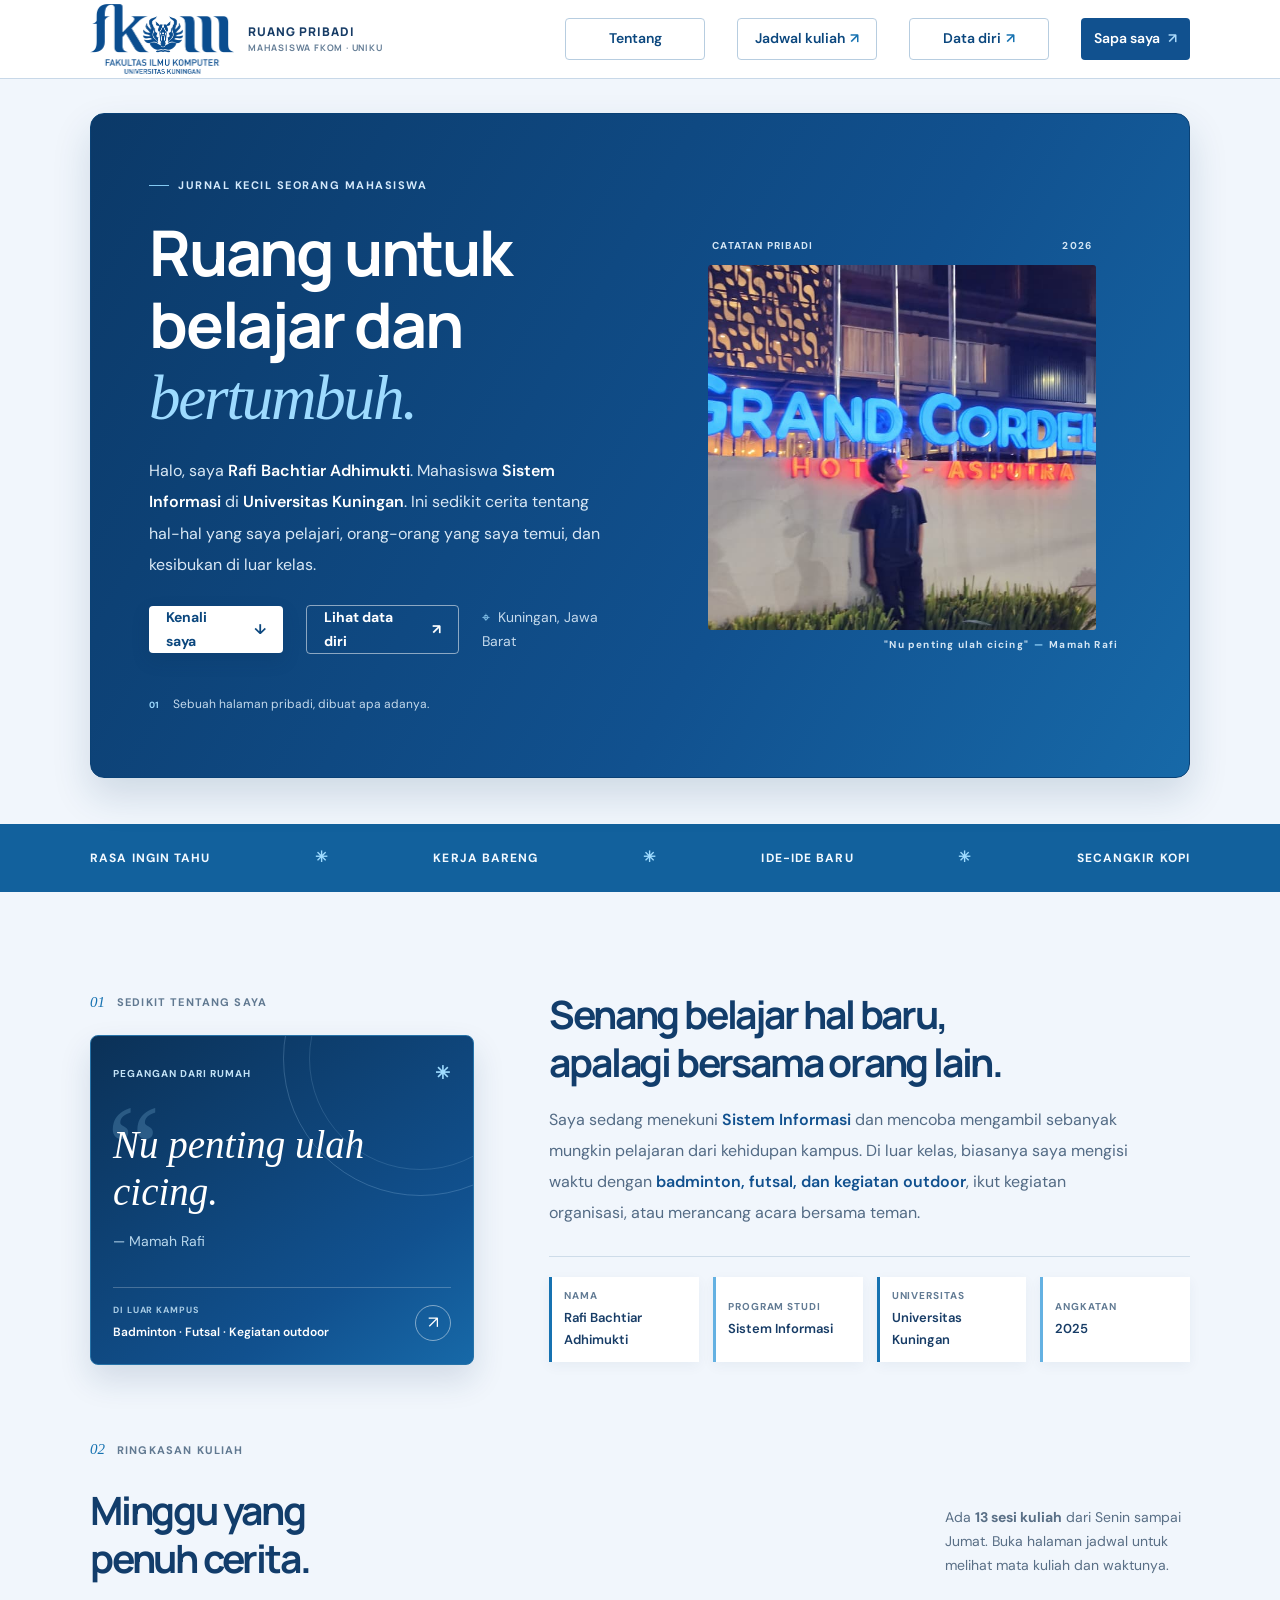
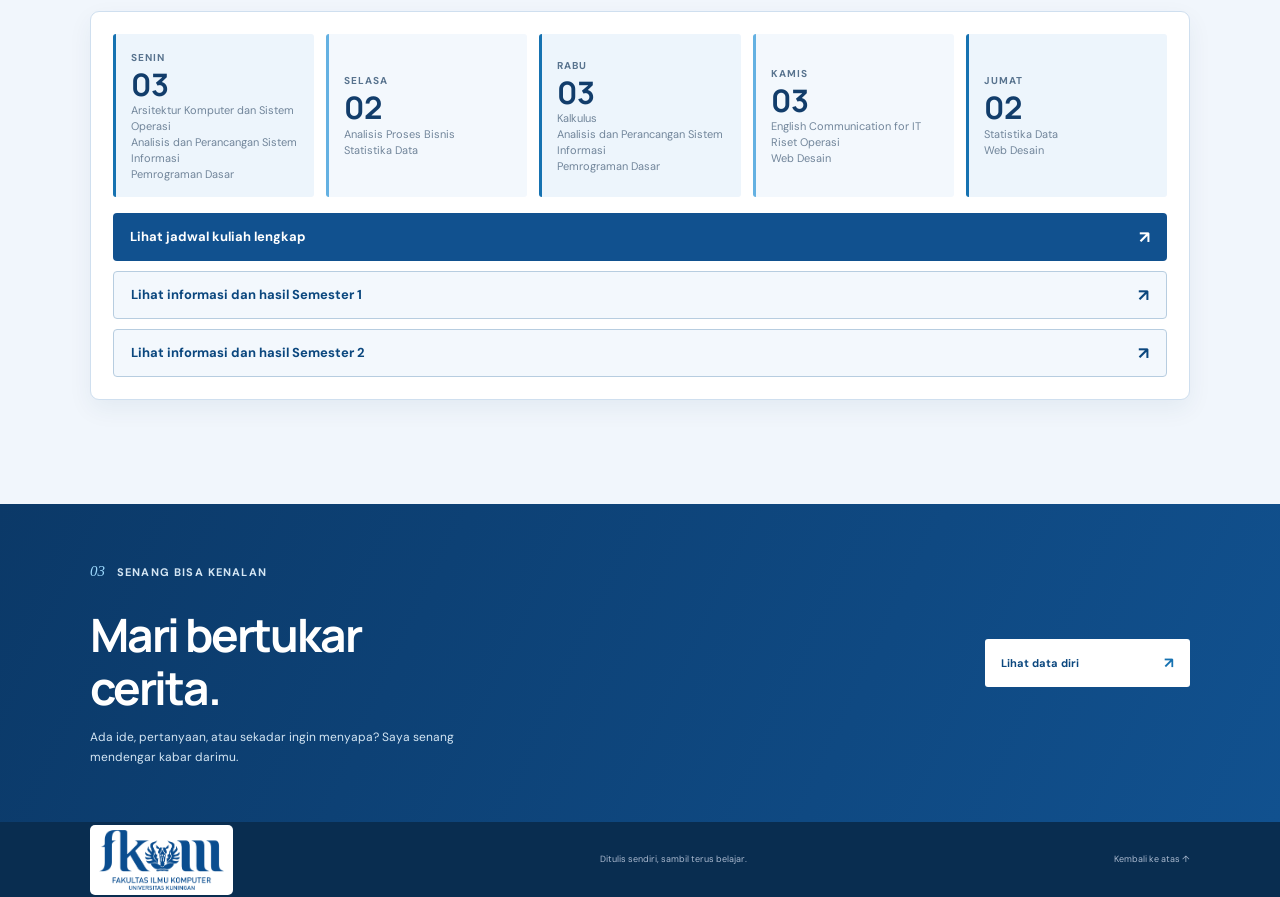
<file: index.html>
<!doctype html>
<html lang="id">
<head>
  <meta charset="utf-8">
  <meta name="viewport" content="width=device-width, initial-scale=1">
  <meta name="theme-color" content="#0b4f8a">
  <meta name="description" content="Ruang pribadi Rafi Bachtiar Adhimukti — cerita tentang kuliah, organisasi, dan keseharian.">
  <title>Beranda — Rafi Bachtiar Adhimukti</title>
  <link rel="preconnect" href="https://fonts.googleapis.com">
  <link rel="preconnect" href="https://fonts.gstatic.com" crossorigin>
  <link href="https://fonts.googleapis.com/css2?family=DM+Sans:wght@400;500;600;700&family=Manrope:wght@400;500;600;700;800&display=swap" rel="stylesheet">
  <link rel="stylesheet" href="beranda.css">
</head>
<body>
  <header class="site-header">
    <nav class="nav container" aria-label="Navigasi utama">
      <a class="wordmark" href="#beranda">
        <img class="faculty-logo" src="foto/fkom.png" alt="Logo Fakultas Ilmu Komputer Universitas Kuningan">
        <span class="brand-caption">RUANG PRIBADI<span>MAHASISWA FKOM · UNIKU</span></span>
      </a>
      <div class="nav-links">
        <a class="nav-about" href="#tentang">Tentang</a>
        <a class="nav-schedule" href="JadwalKuliah/jadwal.html">Jadwal kuliah <span aria-hidden="true">↗</span></a>
        <a class="nav-profile" href="DataDiri/data_diri.html">Data diri <span aria-hidden="true">↗</span></a>
        <a class="nav-cta" href="#kontak">Sapa saya <span aria-hidden="true">↗</span></a>
      </div>
    </nav>
  </header>

  <main>
    <section class="hero container" id="beranda">
      <div class="hero-copy">
        <p class="eyebrow"><span class="eyebrow-line"></span> JURNAL KECIL SEORANG MAHASISWA</p>
        <h1>Ruang untuk<br>belajar dan <em>bertumbuh.</em></h1>
        <p class="hero-intro">Halo, saya <strong>Rafi Bachtiar Adhimukti</strong>. Mahasiswa <strong>Sistem Informasi</strong> di <strong>Universitas Kuningan</strong>. Ini sedikit cerita tentang hal-hal yang saya pelajari, orang-orang yang saya temui, dan kesibukan di luar kelas.</p>
        <div class="hero-links">
          <a class="button button-blue" href="#tentang">Kenali saya <span aria-hidden="true">↓</span></a>
          <a class="button button-profile" href="DataDiri/data_diri.html">Lihat data diri <span aria-hidden="true">↗</span></a>
          <span class="hero-location"><span aria-hidden="true">⌖</span> Kuningan, Jawa Barat</span>
        </div>
        <div class="hero-footnote"><span>01</span> Sebuah halaman pribadi, dibuat apa adanya.</div>
      </div>
      <div class="hero-visual" aria-label="Kartu profil pribadi">
        <div class="visual-top"><span>CATATAN PRIBADI</span><span>2026</span></div>
        <div class="profile-card">
          <img class="profile-photo" src="foto/profil.jpeg" alt="Foto Rafi Bachtiar Adhimukti">
        </div>
        <div class="visual-bottom">"Nu penting ulah cicing" <span>—</span> Mamah Rafi</div>
      </div>
    </section>

    <div class="blue-strip" aria-label="Hal yang saya sukai">
      <div class="strip-content">
        <span>RASA INGIN TAHU</span><i aria-hidden="true">✳</i>
        <span>KERJA BARENG</span><i aria-hidden="true">✳</i>
        <span>IDE-IDE BARU</span><i aria-hidden="true">✳</i>
        <span>SECANGKIR KOPI</span>
      </div>
    </div>

    <section class="section about-section container" id="tentang">
      <div class="about-aside">
        <div class="section-label">
          <span class="section-number">01</span>
          <p>SEDIKIT TENTANG SAYA</p>
        </div>
        <div class="about-highlight">
          <div class="highlight-orbit" aria-hidden="true"></div>
          <div class="highlight-top"><span>PEGANGAN DARI RUMAH</span><span>✳</span></div>
          <div class="highlight-quote-mark" aria-hidden="true">“</div>
          <blockquote>
            <p>Nu penting ulah cicing.</p>
            <cite>— Mamah Rafi</cite>
          </blockquote>
          <div class="highlight-bottom">
            <div class="highlight-interests">
              <span>DI LUAR KAMPUS</span>
              <strong>Badminton · Futsal · Kegiatan outdoor</strong>
            </div>
            <a href="DataDiri/data_diri.html" aria-label="Lihat data diri lengkap">↗</a>
          </div>
        </div>
      </div>
      <div class="about-copy">
        <h2>Senang belajar hal baru,<br>apalagi bersama orang lain.</h2>
        <p>Saya sedang menekuni <strong>Sistem Informasi</strong> dan mencoba mengambil sebanyak mungkin pelajaran dari kehidupan kampus. Di luar kelas, biasanya saya mengisi waktu dengan <strong>badminton, futsal, dan kegiatan outdoor</strong>, ikut kegiatan organisasi, atau merancang acara bersama teman.</p>
        <div class="facts">
          <div><span>NAMA</span><strong>Rafi Bachtiar Adhimukti</strong></div>
          <div><span>PROGRAM STUDI</span><strong>Sistem Informasi</strong></div>
          <div><span>UNIVERSITAS</span><strong>Universitas Kuningan</strong></div>
          <div><span>ANGKATAN</span><strong>2025</strong></div>
        </div>
      </div>
    </section>

    <section class="section schedule-section container" id="jadwal">
      <div class="schedule-head">
        <div>
          <div class="section-label">
            <span class="section-number">02</span>
            <p>RINGKASAN KULIAH</p>
          </div>
          <h2>Minggu yang<br>penuh cerita.</h2>
        </div>
        <p class="schedule-note">Ada <strong>13 sesi kuliah</strong> dari Senin sampai Jumat. Buka halaman jadwal untuk melihat mata kuliah dan waktunya.</p>
      </div>
      <div class="schedule-preview">
        <div class="week-days" aria-label="Jumlah mata kuliah per hari">
          <div><span>SENIN</span><strong>03</strong><small>Arsitektur Komputer dan Sistem Operasi<br>Analisis dan Perancangan Sistem Informasi<br>Pemrograman Dasar</small></div>
          <div><span>SELASA</span><strong>02</strong><small>Analisis Proses Bisnis<br>Statistika Data</small></div>
          <div><span>RABU</span><strong>03</strong><small>Kalkulus<br>Analisis dan Perancangan Sistem Informasi<br>Pemrograman Dasar</small></div>
          <div><span>KAMIS</span><strong>03</strong><small>English Communication for IT<br>Riset Operasi<br>Web Desain</small></div>
          <div class="friday-preview"><span>JUMAT</span><strong>02</strong><small>Statistika Data<br>Web Desain</small></div>
        </div>
        <a class="schedule-button" href="JadwalKuliah/jadwal.html">Lihat jadwal kuliah lengkap <span aria-hidden="true">↗</span></a>
        <a class="semester-button" href="Informasi_Semester_1/semester_1.html">Lihat informasi dan hasil Semester 1 <span aria-hidden="true">↗</span></a>
        <a class="semester-button" href="Informasi_Semester_2/semester_2.html">Lihat informasi dan hasil Semester 2 <span aria-hidden="true">↗</span></a>
      </div>
    </section>

    <section class="contact-section" id="kontak">
      <div class="container contact-content">
        <div>
          <div class="section-label section-label-light">
            <span class="section-number">03</span>
            <p>SENANG BISA KENALAN</p>
          </div>
          <h2>Mari bertukar<br>cerita.</h2>
          <p>Ada ide, pertanyaan, atau sekadar ingin menyapa? Saya senang mendengar kabar darimu.</p>
        </div>
        <a class="contact-link" href="DataDiri/data_diri.html">Lihat data diri <span aria-hidden="true">↗</span></a>
      </div>
    </section>
  </main>

  <footer class="footer">
    <div class="container footer-content">
      <a class="wordmark footer-wordmark" href="#beranda">
        <img class="faculty-logo" src="foto/fkom.png" alt="Logo Fakultas Ilmu Komputer Universitas Kuningan">
      </a>
      <p>Ditulis sendiri, sambil terus belajar.</p>
      <a href="#beranda">Kembali ke atas ↑</a>
    </div>
  </footer>
</body>
</html>
</file>
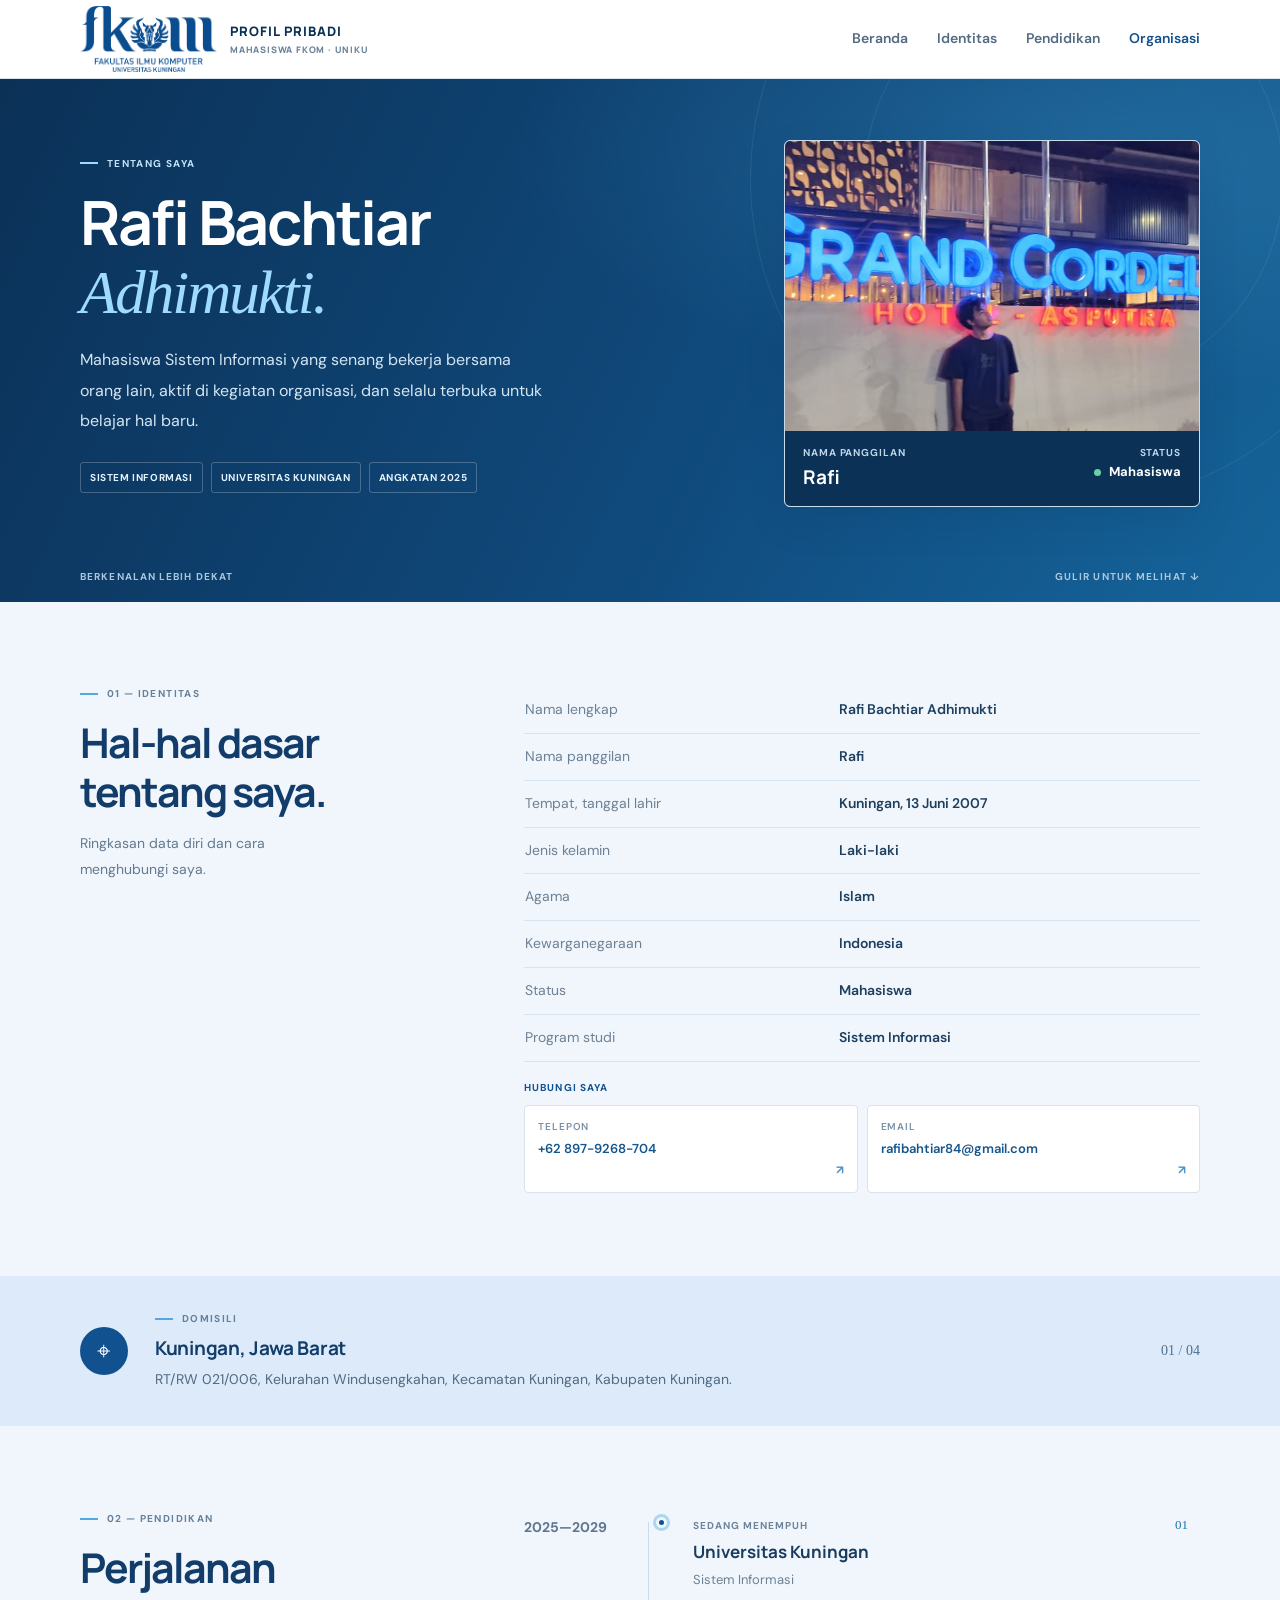
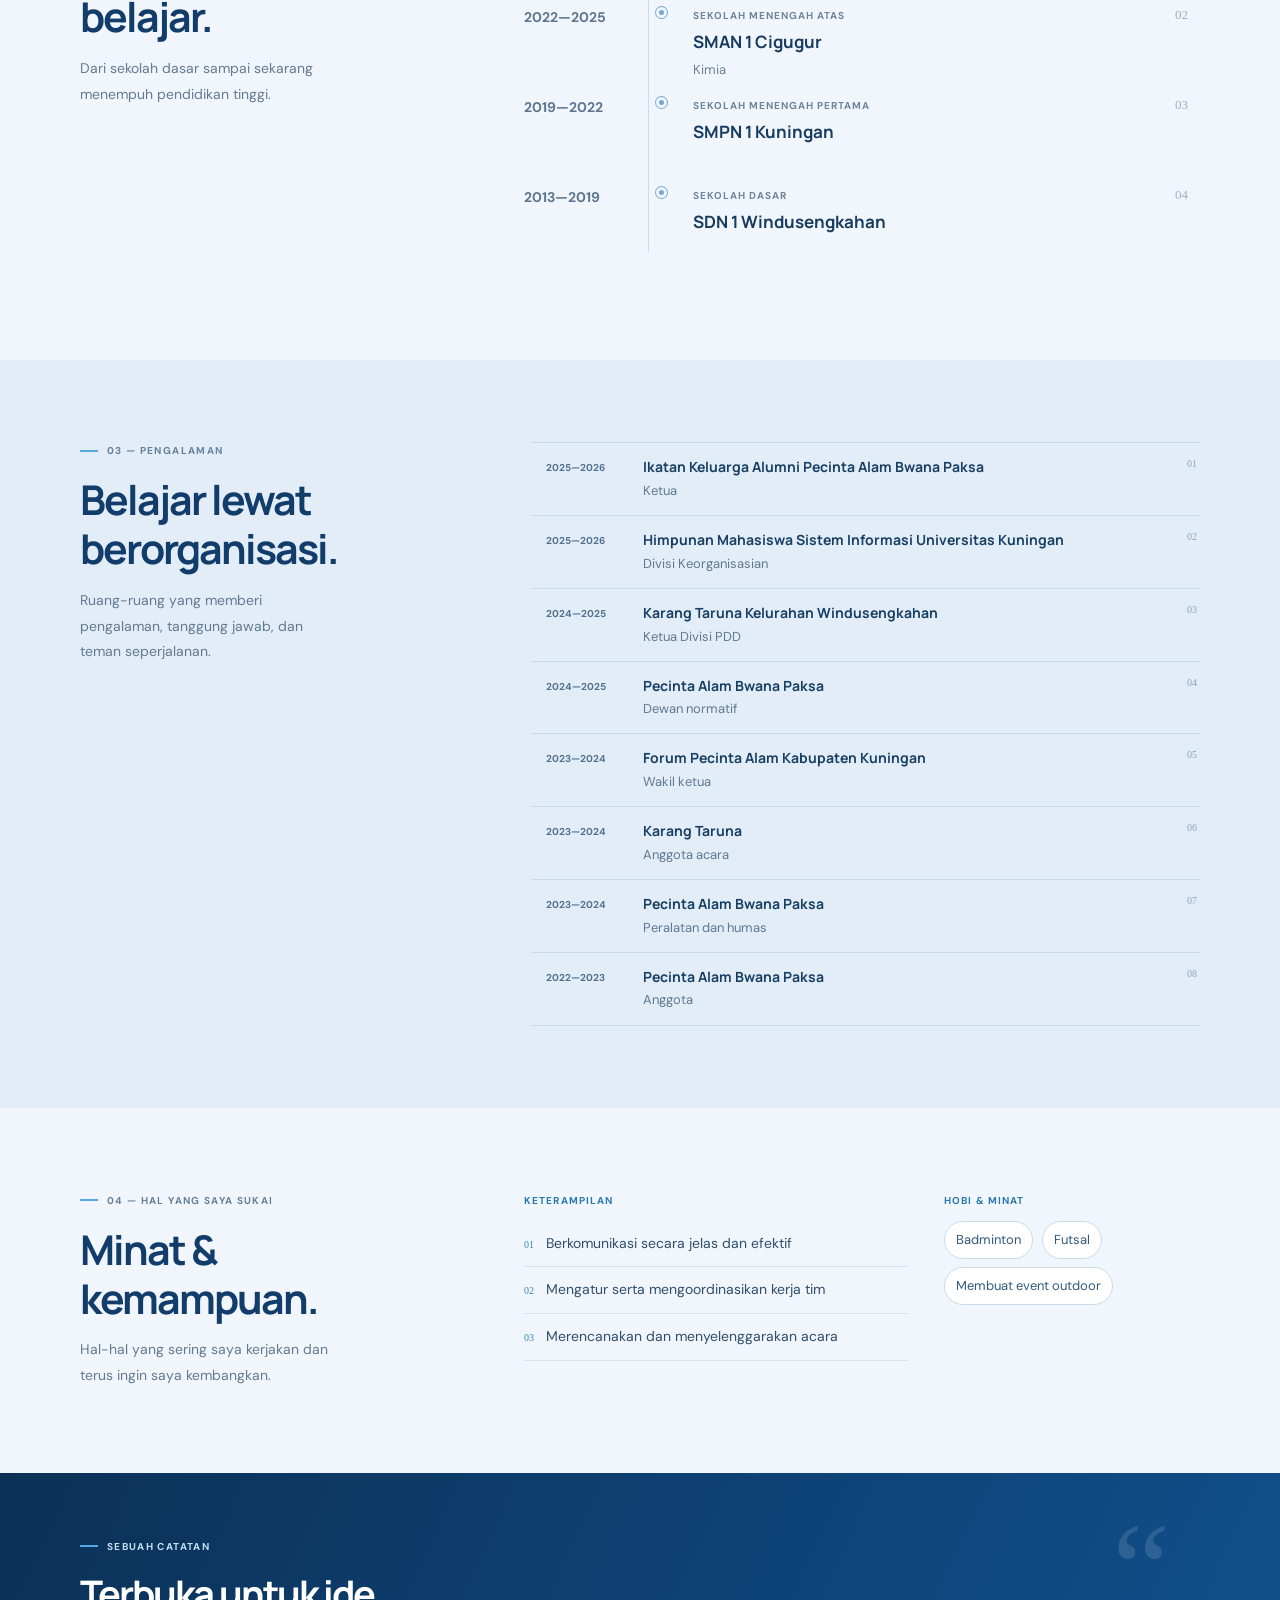
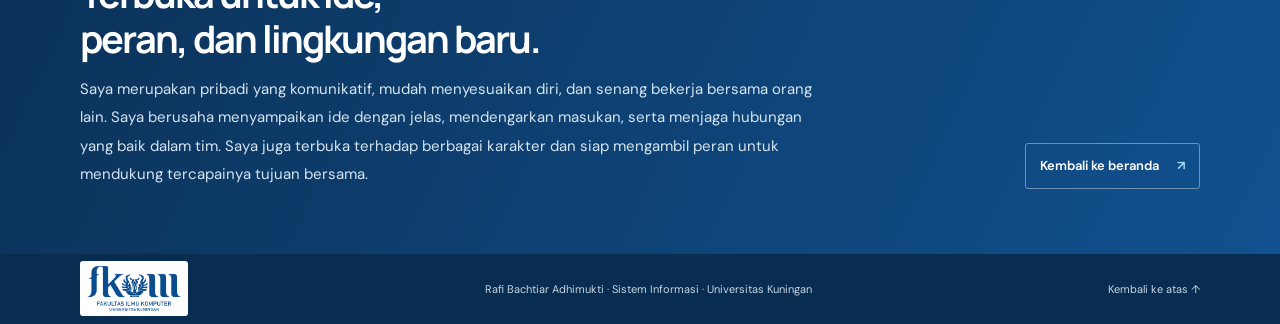
<file: DataDiri/data_diri.html>
<!doctype html>
<html lang="id">
<head>
  <meta charset="utf-8">
  <meta name="viewport" content="width=device-width, initial-scale=1">
  <meta name="theme-color" content="#0b4f8a">
  <meta name="description" content="Profil pribadi Rafi Bachtiar Adhimukti, mahasiswa Sistem Informasi Universitas Kuningan.">
  <title>Data Diri — Rafi Bachtiar Adhimukti</title>
  <link rel="preconnect" href="https://fonts.googleapis.com">
  <link rel="preconnect" href="https://fonts.gstatic.com" crossorigin>
  <link href="https://fonts.googleapis.com/css2?family=DM+Sans:wght@400;500;600;700&family=Manrope:wght@400;500;600;700;800&display=swap" rel="stylesheet">
  <link rel="stylesheet" href="data_diri.css">
</head>
<body>
  <header class="site-header">
    <nav class="nav container" aria-label="Navigasi utama">
      <a class="brand" href="../index.html" aria-label="Kembali ke beranda">
        <img src="../foto/fkom.png" alt="Logo Fakultas Ilmu Komputer Universitas Kuningan">
        <span>PROFIL PRIBADI<small>MAHASISWA FKOM · UNIKU</small></span>
      </a>
      <div class="nav-links">
        <a href="../index.html">Beranda</a>
        <a href="#identitas">Identitas</a>
        <a href="#pendidikan">Pendidikan</a>
        <a class="nav-active" href="#organisasi">Organisasi</a>
      </div>
    </nav>
  </header>

  <main>
    <section class="profile-hero">
      <div class="hero-orbit orbit-a"></div>
      <div class="hero-orbit orbit-b"></div>
      <div class="container hero-layout">
        <div class="hero-copy">
          <p class="eyebrow"><span></span> TENTANG SAYA</p>
          <h1>Rafi Bachtiar<br><em>Adhimukti.</em></h1>
          <p class="hero-summary">Mahasiswa Sistem Informasi yang senang bekerja bersama orang lain, aktif di kegiatan organisasi, dan selalu terbuka untuk belajar hal baru.</p>
          <div class="hero-tags">
            <span>SISTEM INFORMASI</span>
            <span>UNIVERSITAS KUNINGAN</span>
            <span>ANGKATAN 2025</span>
          </div>
        </div>
        <aside class="identity-card" aria-label="Ringkasan identitas Rafi">
          <img class="identity-photo" src="../foto/profil.jpeg" alt="Foto Rafi Bachtiar Adhimukti">
          <div class="identity-bottom">
            <div><span>NAMA PANGGILAN</span><strong>Rafi</strong></div>
            <div class="student-status"><span>STATUS</span><strong><i></i> Mahasiswa</strong></div>
          </div>
        </aside>
      </div>
      <div class="hero-foot container"><span>BERKENALAN LEBIH DEKAT</span><span>GULIR UNTUK MELIHAT ↓</span></div>
    </section>

    <section class="container identity-section" id="identitas">
      <div class="section-heading">
        <p class="eyebrow"><span></span> 01 — IDENTITAS</p>
        <h2>Hal-hal dasar<br>tentang saya.</h2>
        <p class="heading-note">Ringkasan data diri dan cara menghubungi saya.</p>
      </div>
      <div class="identity-details">
        <div class="detail-row"><span>Nama lengkap</span><strong>Rafi Bachtiar Adhimukti</strong></div>
        <div class="detail-row"><span>Nama panggilan</span><strong>Rafi</strong></div>
        <div class="detail-row"><span>Tempat, tanggal lahir</span><strong>Kuningan, 13 Juni 2007</strong></div>
        <div class="detail-row"><span>Jenis kelamin</span><strong>Laki-laki</strong></div>
        <div class="detail-row"><span>Agama</span><strong>Islam</strong></div>
        <div class="detail-row"><span>Kewarganegaraan</span><strong>Indonesia</strong></div>
        <div class="detail-row"><span>Status</span><strong>Mahasiswa</strong></div>
        <div class="detail-row"><span>Program studi</span><strong>Sistem Informasi</strong></div>
        <div class="contact-block">
          <span class="contact-label">HUBUNGI SAYA</span>
          <a href="tel:+628979268704"><span>TELEPON</span>+62 897-9268-704 <b aria-hidden="true">↗</b></a>
          <a href="mailto:rafibahtiar84@gmail.com"><span>EMAIL</span>rafibahtiar84@gmail.com <b aria-hidden="true">↗</b></a>
        </div>
      </div>
    </section>

    <section class="address-band">
      <div class="container address-content">
        <div class="address-icon" aria-hidden="true">⌖</div>
        <div><p class="eyebrow"><span></span> DOMISILI</p><h2>Kuningan, Jawa Barat</h2>
          <p>RT/RW 021/006, Kelurahan Windusengkahan, Kecamatan Kuningan, Kabupaten Kuningan.</p>
        </div>
        <span class="address-index">01 <i>/</i> 04</span>
      </div>
    </section>

    <section class="container education-section" id="pendidikan">
      <div class="section-heading">
        <p class="eyebrow"><span></span> 02 — PENDIDIKAN</p>
        <h2>Perjalanan<br>belajar.</h2>
        <p class="heading-note">Dari sekolah dasar sampai sekarang menempuh pendidikan tinggi.</p>
      </div>
      <div class="education-list">
        <article class="education-item current">
          <div class="education-year">2025—2029</div>
          <div class="education-marker"><i></i></div>
          <div class="education-copy"><span>SEDANG MENEMPUH</span><h3>Universitas Kuningan</h3><p>Sistem Informasi</p></div>
          <span class="education-number">01</span>
        </article>
        <article class="education-item">
          <div class="education-year">2022—2025</div>
          <div class="education-marker"><i></i></div>
          <div class="education-copy"><span>SEKOLAH MENENGAH ATAS</span><h3>SMAN 1 Cigugur</h3><p>Kimia</p></div>
          <span class="education-number">02</span>
        </article>
        <article class="education-item">
          <div class="education-year">2019—2022</div>
          <div class="education-marker"><i></i></div>
          <div class="education-copy"><span>SEKOLAH MENENGAH PERTAMA</span><h3>SMPN 1 Kuningan</h3></div>
          <span class="education-number">03</span>
        </article>
        <article class="education-item">
          <div class="education-year">2013—2019</div>
          <div class="education-marker"><i></i></div>
          <div class="education-copy"><span>SEKOLAH DASAR</span><h3>SDN 1 Windusengkahan</h3></div>
          <span class="education-number">04</span>
        </article>
      </div>
    </section>

    <section class="experience-section" id="organisasi">
      <div class="container experience-content">
        <div class="section-heading">
          <p class="eyebrow"><span></span> 03 — PENGALAMAN</p>
          <h2>Belajar lewat<br>berorganisasi.</h2>
          <p class="heading-note">Ruang-ruang yang memberi pengalaman, tanggung jawab, dan teman seperjalanan.</p>
        </div>
        <ol class="organization-list">
          <li><span class="org-year">2025—2026</span><div><h3>Ikatan Keluarga Alumni Pecinta Alam Bwana Paksa</h3><p>Ketua</p></div></li>
          <li><span class="org-year">2025—2026</span><div><h3>Himpunan Mahasiswa Sistem Informasi Universitas Kuningan</h3><p>Divisi Keorganisasian</p></div></li>
          <li><span class="org-year">2024—2025</span><div><h3>Karang Taruna Kelurahan Windusengkahan</h3><p>Ketua Divisi PDD</p></div></li>
          <li><span class="org-year">2024—2025</span><div><h3>Pecinta Alam Bwana Paksa</h3><p>Dewan normatif</p></div></li>
          <li><span class="org-year">2023—2024</span><div><h3>Forum Pecinta Alam Kabupaten Kuningan</h3><p>Wakil ketua</p></div></li>
          <li><span class="org-year">2023—2024</span><div><h3>Karang Taruna</h3><p>Anggota acara</p></div></li>
          <li><span class="org-year">2023—2024</span><div><h3>Pecinta Alam Bwana Paksa</h3><p>Peralatan dan humas</p></div></li>
          <li><span class="org-year">2022—2023</span><div><h3>Pecinta Alam Bwana Paksa</h3><p>Anggota</p></div></li>
        </ol>
      </div>
    </section>

    <section class="container skills-section">
      <div class="skills-intro">
        <p class="eyebrow"><span></span> 04 — HAL YANG SAYA SUKAI</p>
        <h2>Minat &<br>kemampuan.</h2>
        <p>Hal-hal yang sering saya kerjakan dan terus ingin saya kembangkan.</p>
      </div>
      <div class="skills-content">
        <div class="skill-group">
          <span class="skill-label">KETERAMPILAN</span>
          <ul class="skill-list">
            <li><span>01</span>Berkomunikasi secara jelas dan efektif</li>
            <li><span>02</span>Mengatur serta mengoordinasikan kerja tim</li>
            <li><span>03</span>Merencanakan dan menyelenggarakan acara</li>
          </ul>
        </div>
        <div class="hobbies">
          <span class="skill-label">HOBI & MINAT</span>
          <span class="hobby-chip">Badminton</span>
          <span class="hobby-chip">Futsal</span>
          <span class="hobby-chip">Membuat event outdoor</span>
        </div>
      </div>
    </section>

    <section class="bio-section">
      <div class="container bio-content">
        <span class="bio-quote" aria-hidden="true">“</span>
        <div><p class="eyebrow"><span></span> SEBUAH CATATAN</p>
          <h2>Terbuka untuk ide,<br>peran, dan lingkungan baru.</h2>
          <p>Saya merupakan pribadi yang komunikatif, mudah menyesuaikan diri, dan senang bekerja bersama orang lain. Saya berusaha menyampaikan ide dengan jelas, mendengarkan masukan, serta menjaga hubungan yang baik dalam tim. Saya juga terbuka terhadap berbagai karakter dan siap mengambil peran untuk mendukung tercapainya tujuan bersama.</p>
        </div>
        <a class="back-home" href="../index.html">Kembali ke beranda <span aria-hidden="true">↗</span></a>
      </div>
    </section>
  </main>

  <footer class="footer">
    <div class="container footer-inner">
      <img src="../foto/fkom.png" alt="Logo Fakultas Ilmu Komputer Universitas Kuningan">
      <p>Rafi Bachtiar Adhimukti · Sistem Informasi · Universitas Kuningan</p>
      <a href="#identitas">Kembali ke atas ↑</a>
    </div>
  </footer>
</body>
</html>
</file>
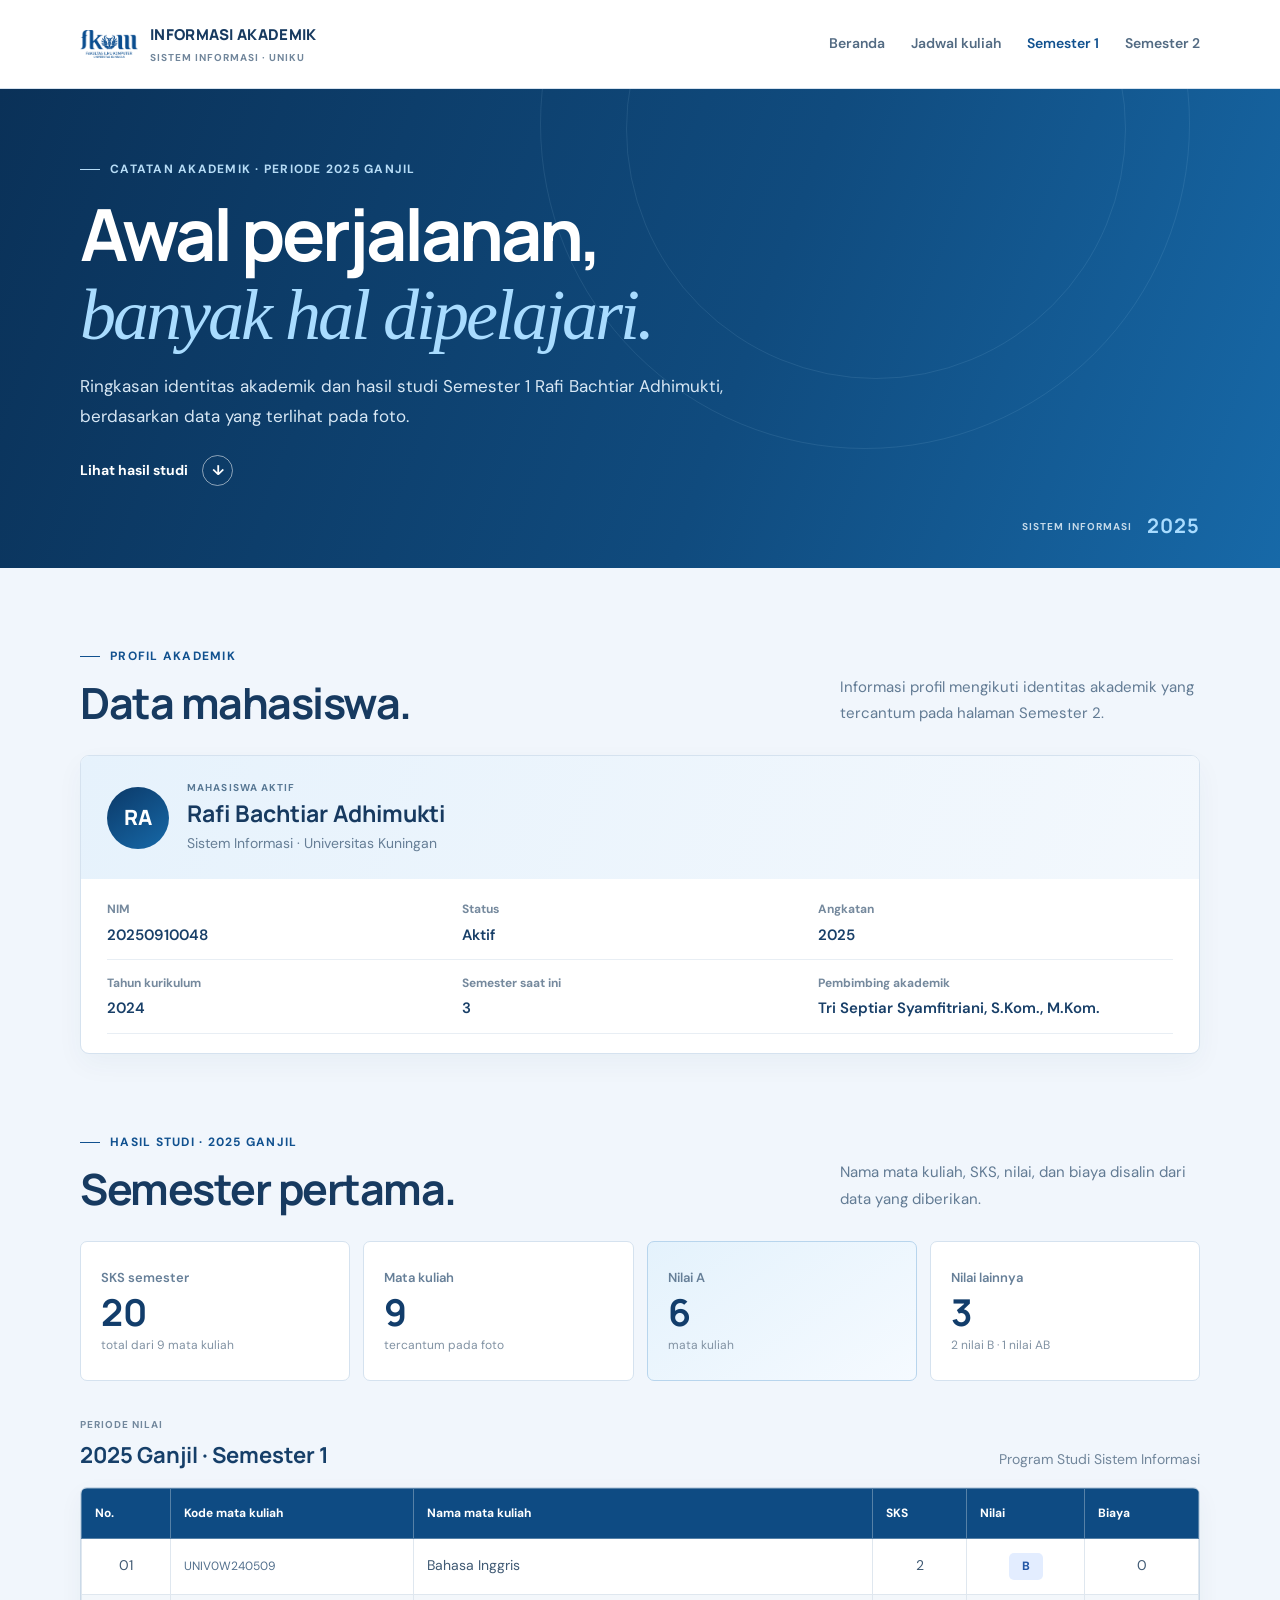
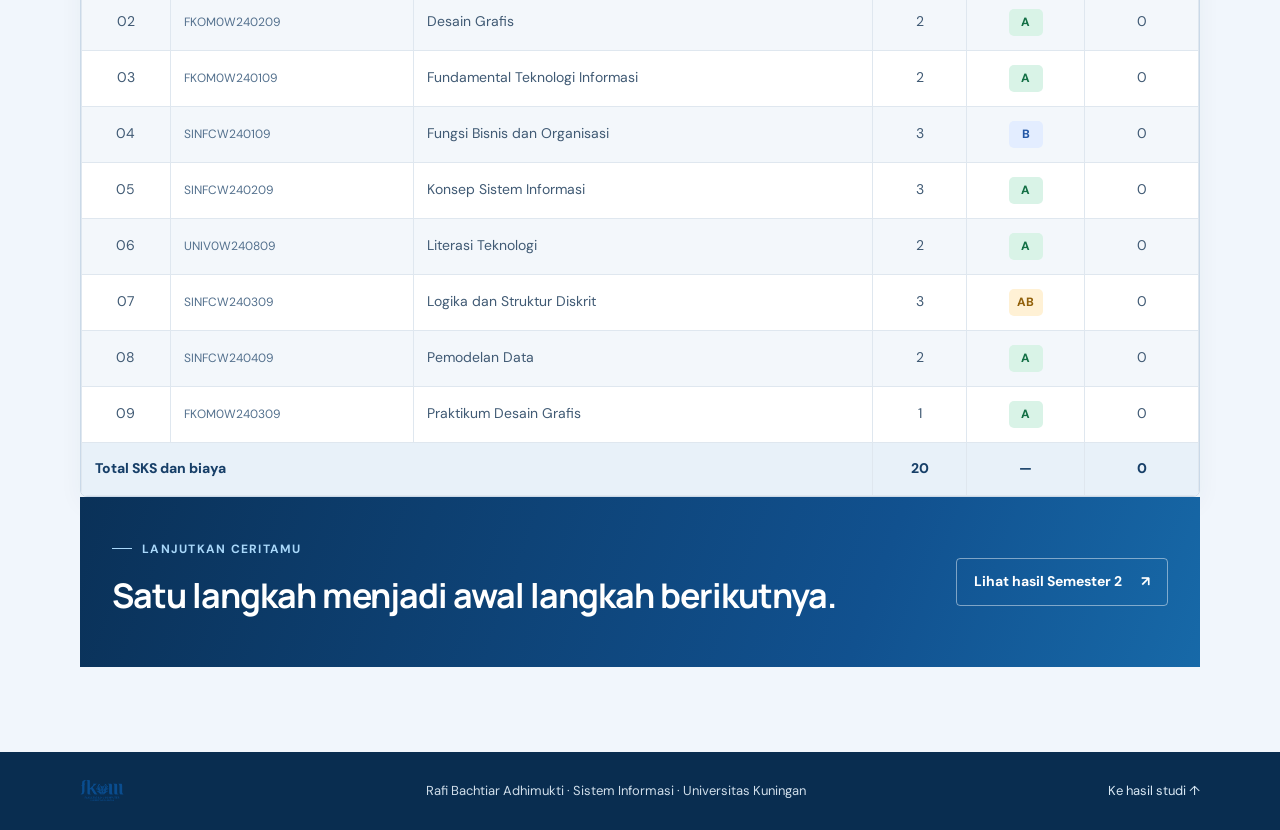
<file: Informasi_Semester_1/semester_1.html>
<!doctype html>
<html lang="id">
<head>
  <meta charset="utf-8">
  <meta name="viewport" content="width=device-width, initial-scale=1">
  <meta name="theme-color" content="#0b477e">
  <meta name="description" content="Informasi akademik dan hasil studi Semester 1 Rafi Bachtiar Adhimukti.">
  <title>Informasi Semester 1 — Rafi Bachtiar Adhimukti</title>
  <link rel="preconnect" href="https://fonts.googleapis.com">
  <link rel="preconnect" href="https://fonts.gstatic.com" crossorigin>
  <link href="https://fonts.googleapis.com/css2?family=DM+Sans:wght@400;500;600;700&family=Manrope:wght@400;500;600;700;800&display=swap" rel="stylesheet">
  <link rel="stylesheet" href="semester_1.css">
</head>
<body>
  <header class="site-header">
    <nav class="nav container" aria-label="Navigasi utama">
      <a class="brand" href="../index.html" aria-label="Kembali ke beranda">
        <img src="../foto/fkom.png" alt="Logo Fakultas Ilmu Komputer Universitas Kuningan">
        <span>INFORMASI AKADEMIK<small>SISTEM INFORMASI · UNIKU</small></span>
      </a>
      <div class="nav-links">
        <a href="../index.html">Beranda</a>
        <a href="../JadwalKuliah/jadwal.html">Jadwal kuliah</a>
        <a class="nav-current" href="#hasil-studi">Semester 1</a>
        <a href="../Informasi_Semester_2/semester_2.html">Semester 2</a>
      </div>
    </nav>
  </header>

  <main>
    <section class="page-hero">
      <div class="hero-orbit orbit-one"></div>
      <div class="hero-orbit orbit-two"></div>
      <div class="container hero-content">
        <p class="eyebrow"><span></span> CATATAN AKADEMIK · PERIODE 2025 GANJIL</p>
        <h1>Awal perjalanan,<br><em>banyak hal dipelajari.</em></h1>
        <p>Ringkasan identitas akademik dan hasil studi Semester 1 Rafi Bachtiar Adhimukti, berdasarkan data yang terlihat pada foto.</p>
        <a class="hero-link" href="#hasil-studi">Lihat hasil studi <span aria-hidden="true">↓</span></a>
      </div>
      <div class="hero-mark">SISTEM INFORMASI <span>2025</span></div>
    </section>

    <section class="container student-section" aria-labelledby="student-title">
      <div class="section-heading">
        <div>
          <p class="eyebrow"><span></span> PROFIL AKADEMIK</p>
          <h2 id="student-title">Data mahasiswa.</h2>
        </div>
        <p>Informasi profil mengikuti identitas akademik yang tercantum pada halaman Semester 2.</p>
      </div>

      <div class="student-card">
        <div class="student-identity">
          <span class="student-initials" aria-hidden="true">RA</span>
          <div><p>MAHASISWA AKTIF</p><h3>Rafi Bachtiar Adhimukti</h3><span>Sistem Informasi · Universitas Kuningan</span></div>
        </div>
        <dl class="student-facts">
          <div><dt>NIM</dt><dd>20250910048</dd></div>
          <div><dt>Status</dt><dd>Aktif</dd></div>
          <div><dt>Angkatan</dt><dd>2025</dd></div>
          <div><dt>Tahun kurikulum</dt><dd>2024</dd></div>
          <div><dt>Semester saat ini</dt><dd>3</dd></div>
          <div><dt>Pembimbing akademik</dt><dd>Tri Septiar Syamfitriani, S.Kom., M.Kom.</dd></div>
        </dl>
      </div>
    </section>

    <section class="container result-section" id="hasil-studi">
      <div class="section-heading">
        <div>
          <p class="eyebrow"><span></span> HASIL STUDI · 2025 GANJIL</p>
          <h2>Semester pertama.</h2>
        </div>
        <p>Nama mata kuliah, SKS, nilai, dan biaya disalin dari data yang diberikan.</p>
      </div>

      <div class="summary-grid" aria-label="Ringkasan hasil studi Semester 1">
        <article class="summary-card"><span>SKS semester</span><strong>20</strong><small>total dari 9 mata kuliah</small></article>
        <article class="summary-card"><span>Mata kuliah</span><strong>9</strong><small>tercantum pada foto</small></article>
        <article class="summary-card summary-highlight"><span>Nilai A</span><strong>6</strong><small>mata kuliah</small></article>
        <article class="summary-card"><span>Nilai lainnya</span><strong>3</strong><small>2 nilai B · 1 nilai AB</small></article>
      </div>

      <div class="table-heading">
        <div><span>PERIODE NILAI</span><h3>2025 Ganjil · Semester 1</h3></div>
        <p>Program Studi Sistem Informasi</p>
      </div>
      <div class="table-scroll" role="region" aria-label="Tabel hasil studi semester 1" tabindex="0">
        <table>
          <thead>
            <tr>
              <th scope="col">No.</th>
              <th scope="col">Kode mata kuliah</th>
              <th scope="col">Nama mata kuliah</th>
              <th scope="col">SKS</th>
              <th scope="col">Nilai</th>
              <th scope="col">Biaya</th>
            </tr>
          </thead>
          <tbody>
            <tr><td>01</td><td class="course-code">UNIV0W240509</td><td>Bahasa Inggris</td><td>2</td><td><span class="grade grade-b">B</span></td><td>0</td></tr>
            <tr><td>02</td><td class="course-code">FKOM0W240209</td><td>Desain Grafis</td><td>2</td><td><span class="grade grade-a">A</span></td><td>0</td></tr>
            <tr><td>03</td><td class="course-code">FKOM0W240109</td><td>Fundamental Teknologi Informasi</td><td>2</td><td><span class="grade grade-a">A</span></td><td>0</td></tr>
            <tr><td>04</td><td class="course-code">SINFCW240109</td><td>Fungsi Bisnis dan Organisasi</td><td>3</td><td><span class="grade grade-b">B</span></td><td>0</td></tr>
            <tr><td>05</td><td class="course-code">SINFCW240209</td><td>Konsep Sistem Informasi</td><td>3</td><td><span class="grade grade-a">A</span></td><td>0</td></tr>
            <tr><td>06</td><td class="course-code">UNIV0W240809</td><td>Literasi Teknologi</td><td>2</td><td><span class="grade grade-a">A</span></td><td>0</td></tr>
            <tr><td>07</td><td class="course-code">SINFCW240309</td><td>Logika dan Struktur Diskrit</td><td>3</td><td><span class="grade grade-ab">AB</span></td><td>0</td></tr>
            <tr><td>08</td><td class="course-code">SINFCW240409</td><td>Pemodelan Data</td><td>2</td><td><span class="grade grade-a">A</span></td><td>0</td></tr>
            <tr><td>09</td><td class="course-code">FKOM0W240309</td><td>Praktikum Desain Grafis</td><td>1</td><td><span class="grade grade-a">A</span></td><td>0</td></tr>
          </tbody>
          <tfoot>
            <tr><th colspan="3" scope="row">Total SKS dan biaya</th><td>20</td><td>—</td><td>0</td></tr>
          </tfoot>
        </table>
      </div>

    <section class="back-section">
      <div class="container back-content">
        <div><p class="eyebrow"><span></span> LANJUTKAN CERITAMU</p><h2>Satu langkah menjadi awal langkah berikutnya.</h2></div>
        <a href="../Informasi_Semester_2/semester_2.html">Lihat hasil Semester 2 <span aria-hidden="true">↗</span></a>
      </div>
    </section>
  </main>

  <footer class="footer">
    <div class="container footer-inner">
      <img src="../foto/fkom.png" alt="Logo Fakultas Ilmu Komputer Universitas Kuningan">
      <p>Rafi Bachtiar Adhimukti · Sistem Informasi · Universitas Kuningan</p>
      <a href="#hasil-studi">Ke hasil studi ↑</a>
    </div>
  </footer>
</body>
</html>
</file>
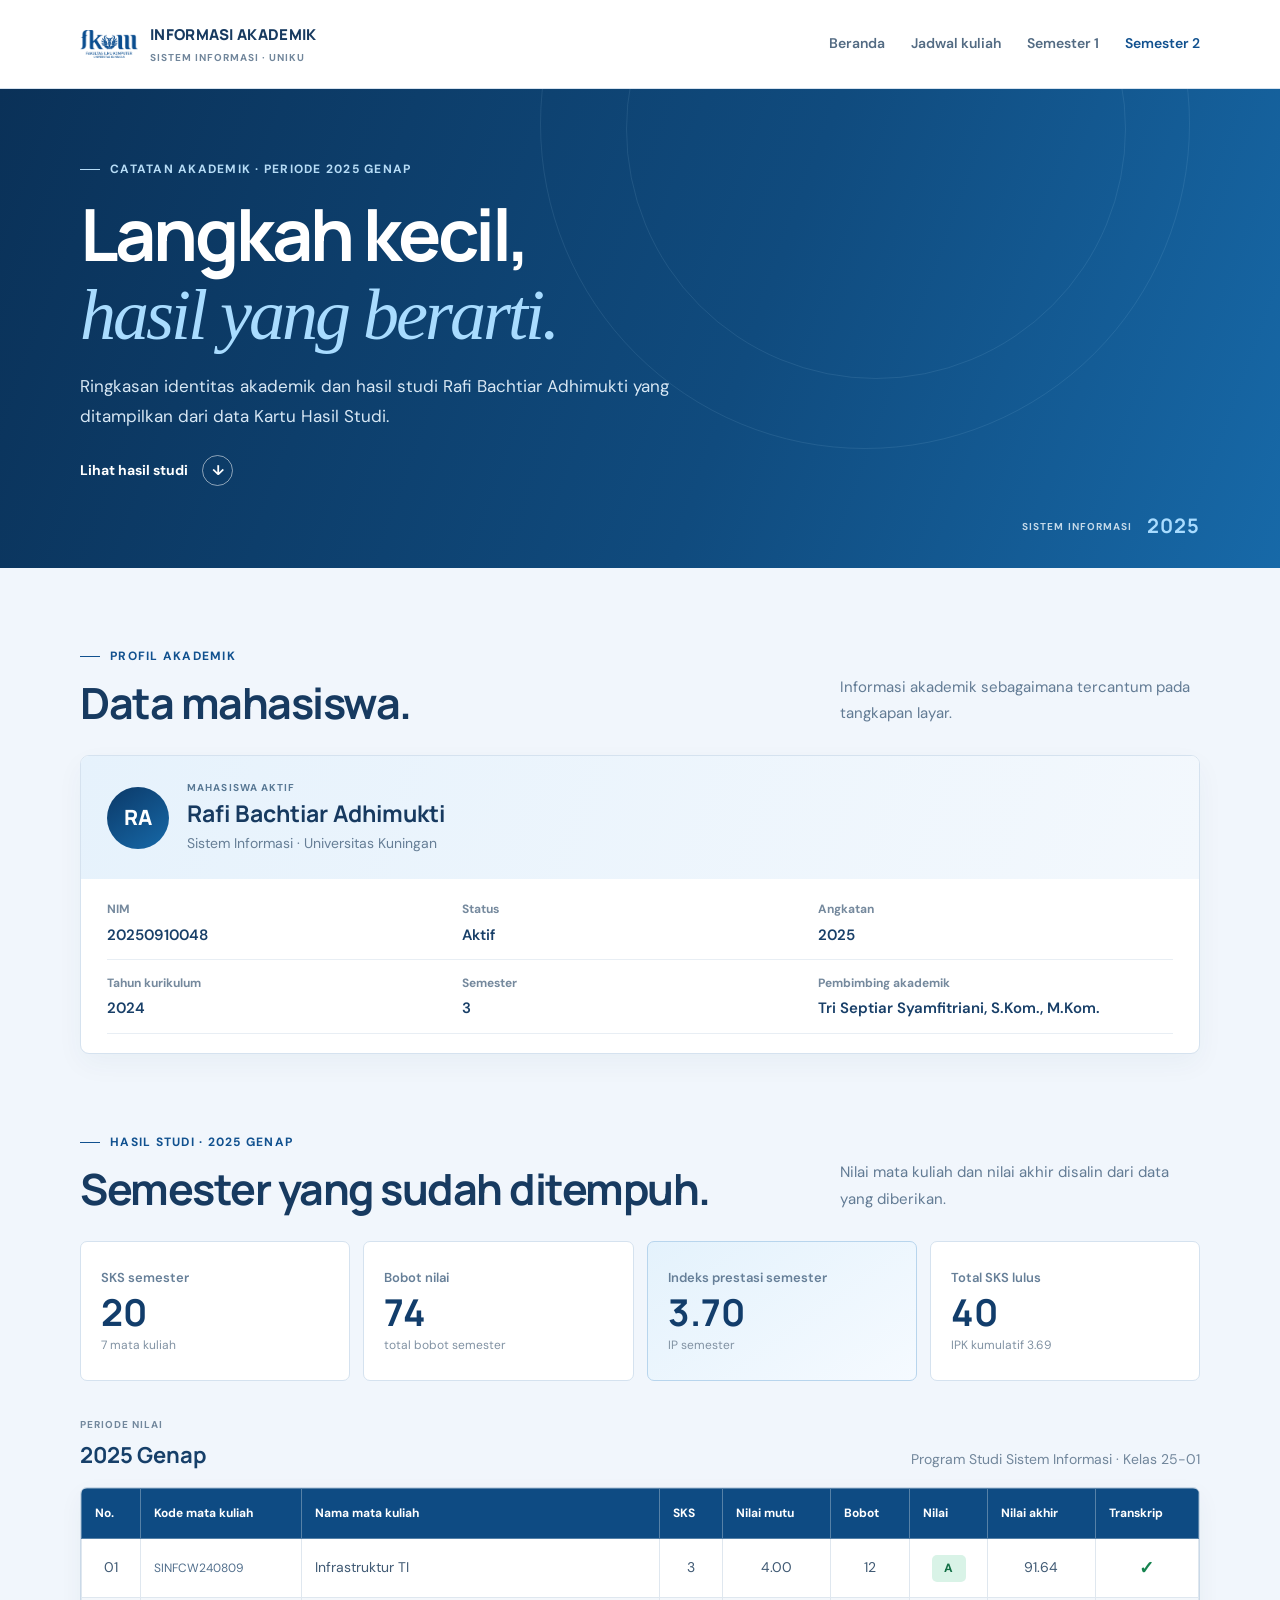
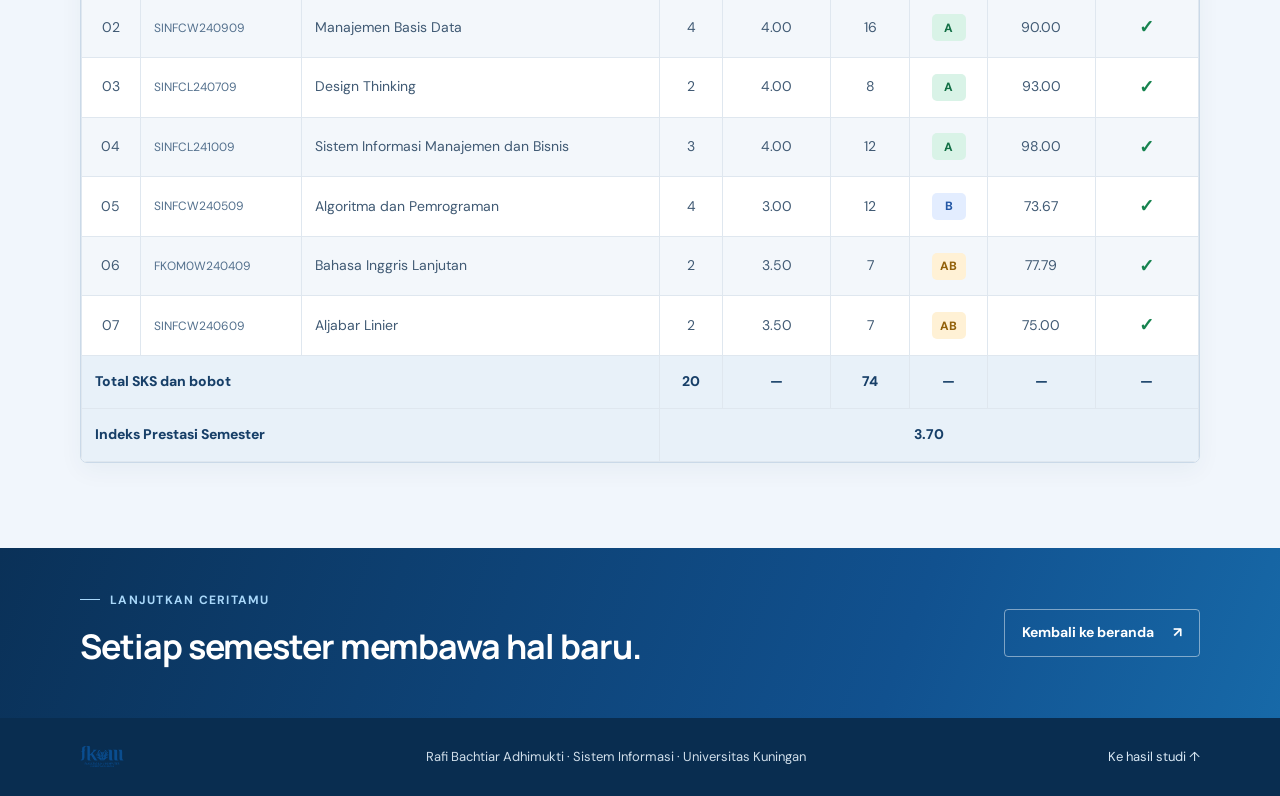
<file: Informasi_Semester_2/semester_2.html>
<!doctype html>
<html lang="id">
<head>
  <meta charset="utf-8">
  <meta name="viewport" content="width=device-width, initial-scale=1">
  <meta name="theme-color" content="#0b477e">
  <meta name="description" content="Informasi akademik dan hasil studi Semester 2 Rafi Bachtiar Adhimukti.">
  <title>Informasi Semester 2 — Rafi Bachtiar Adhimukti</title>
  <link rel="preconnect" href="https://fonts.googleapis.com">
  <link rel="preconnect" href="https://fonts.gstatic.com" crossorigin>
  <link href="https://fonts.googleapis.com/css2?family=DM+Sans:wght@400;500;600;700&family=Manrope:wght@400;500;600;700;800&display=swap" rel="stylesheet">
  <link rel="stylesheet" href="semester_2.css">
</head>
<body>
  <header class="site-header">
    <nav class="nav container" aria-label="Navigasi utama">
      <a class="brand" href="../index.html" aria-label="Kembali ke beranda">
        <img src="../foto/fkom.png" alt="Logo Fakultas Ilmu Komputer Universitas Kuningan">
        <span>INFORMASI AKADEMIK<small>SISTEM INFORMASI · UNIKU</small></span>
      </a>
      <div class="nav-links">
        <a href="../index.html">Beranda</a>
        <a href="../JadwalKuliah/jadwal.html">Jadwal kuliah</a>
        <a href="../Informasi_Semester_1/semester_1.html">Semester 1</a>
        <a class="nav-current" href="#hasil-studi">Semester 2</a>
      </div>
    </nav>
  </header>

  <main>
    <section class="page-hero">
      <div class="hero-orbit orbit-one"></div>
      <div class="hero-orbit orbit-two"></div>
      <div class="container hero-content">
        <p class="eyebrow"><span></span> CATATAN AKADEMIK · PERIODE 2025 GENAP</p>
        <h1>Langkah kecil,<br><em>hasil yang berarti.</em></h1>
        <p>Ringkasan identitas akademik dan hasil studi Rafi Bachtiar Adhimukti yang ditampilkan dari data Kartu Hasil Studi.</p>
        <a class="hero-link" href="#hasil-studi">Lihat hasil studi <span aria-hidden="true">↓</span></a>
      </div>
      <div class="hero-mark">SISTEM INFORMASI <span>2025</span></div>
    </section>

    <section class="container student-section" aria-labelledby="student-title">
      <div class="section-heading">
        <div>
          <p class="eyebrow"><span></span> PROFIL AKADEMIK</p>
          <h2 id="student-title">Data mahasiswa.</h2>
        </div>
        <p>Informasi akademik sebagaimana tercantum pada tangkapan layar.</p>
      </div>

      <div class="student-card">
        <div class="student-identity">
          <span class="student-initials" aria-hidden="true">RA</span>
          <div><p>MAHASISWA AKTIF</p><h3>Rafi Bachtiar Adhimukti</h3><span>Sistem Informasi · Universitas Kuningan</span></div>
        </div>
        <dl class="student-facts">
          <div><dt>NIM</dt><dd>20250910048</dd></div>
          <div><dt>Status</dt><dd>Aktif</dd></div>
          <div><dt>Angkatan</dt><dd>2025</dd></div>
          <div><dt>Tahun kurikulum</dt><dd>2024</dd></div>
          <div><dt>Semester</dt><dd>3</dd></div>
          <div><dt>Pembimbing akademik</dt><dd>Tri Septiar Syamfitriani, S.Kom., M.Kom.</dd></div>
        </dl>
      </div>
    </section>

    <section class="container result-section" id="hasil-studi">
      <div class="section-heading">
        <div>
          <p class="eyebrow"><span></span> HASIL STUDI · 2025 GENAP</p>
          <h2>Semester yang sudah ditempuh.</h2>
        </div>
        <p>Nilai mata kuliah dan nilai akhir disalin dari data yang diberikan.</p>
      </div>

      <div class="summary-grid" aria-label="Ringkasan hasil studi">
        <article class="summary-card"><span>SKS semester</span><strong>20</strong><small>7 mata kuliah</small></article>
        <article class="summary-card"><span>Bobot nilai</span><strong>74</strong><small>total bobot semester</small></article>
        <article class="summary-card summary-highlight"><span>Indeks prestasi semester</span><strong>3.70</strong><small>IP semester</small></article>
        <article class="summary-card"><span>Total SKS lulus</span><strong>40</strong><small>IPK kumulatif 3.69</small></article>
      </div>

      <div class="table-heading">
        <div><span>PERIODE NILAI</span><h3>2025 Genap</h3></div>
        <p>Program Studi Sistem Informasi · Kelas 25-01</p>
      </div>
      <div class="table-scroll" role="region" aria-label="Tabel hasil studi semester 2" tabindex="0">
        <table>
          <thead>
            <tr>
              <th scope="col">No.</th>
              <th scope="col">Kode mata kuliah</th>
              <th scope="col">Nama mata kuliah</th>
              <th scope="col">SKS</th>
              <th scope="col">Nilai mutu</th>
              <th scope="col">Bobot</th>
              <th scope="col">Nilai</th>
              <th scope="col">Nilai akhir</th>
              <th scope="col">Transkrip</th>
            </tr>
          </thead>
          <tbody>
            <tr><td>01</td><td class="course-code">SINFCW240809</td><td>Infrastruktur TI</td><td>3</td><td>4.00</td><td>12</td><td><span class="grade grade-a">A</span></td><td>91.64</td><td><span class="transcript-check" aria-label="Tercantum">✓</span></td></tr>
            <tr><td>02</td><td class="course-code">SINFCW240909</td><td>Manajemen Basis Data</td><td>4</td><td>4.00</td><td>16</td><td><span class="grade grade-a">A</span></td><td>90.00</td><td><span class="transcript-check" aria-label="Tercantum">✓</span></td></tr>
            <tr><td>03</td><td class="course-code">SINFCL240709</td><td>Design Thinking</td><td>2</td><td>4.00</td><td>8</td><td><span class="grade grade-a">A</span></td><td>93.00</td><td><span class="transcript-check" aria-label="Tercantum">✓</span></td></tr>
            <tr><td>04</td><td class="course-code">SINFCL241009</td><td>Sistem Informasi Manajemen dan Bisnis</td><td>3</td><td>4.00</td><td>12</td><td><span class="grade grade-a">A</span></td><td>98.00</td><td><span class="transcript-check" aria-label="Tercantum">✓</span></td></tr>
            <tr><td>05</td><td class="course-code">SINFCW240509</td><td>Algoritma dan Pemrograman</td><td>4</td><td>3.00</td><td>12</td><td><span class="grade grade-b">B</span></td><td>73.67</td><td><span class="transcript-check" aria-label="Tercantum">✓</span></td></tr>
            <tr><td>06</td><td class="course-code">FKOM0W240409</td><td>Bahasa Inggris Lanjutan</td><td>2</td><td>3.50</td><td>7</td><td><span class="grade grade-ab">AB</span></td><td>77.79</td><td><span class="transcript-check" aria-label="Tercantum">✓</span></td></tr>
            <tr><td>07</td><td class="course-code">SINFCW240609</td><td>Aljabar Linier</td><td>2</td><td>3.50</td><td>7</td><td><span class="grade grade-ab">AB</span></td><td>75.00</td><td><span class="transcript-check" aria-label="Tercantum">✓</span></td></tr>
          </tbody>
          <tfoot>
            <tr><th colspan="3" scope="row">Total SKS dan bobot</th><td>20</td><td>—</td><td>74</td><td>—</td><td>—</td><td>—</td></tr>
            <tr><th colspan="3" scope="row">Indeks Prestasi Semester</th><td colspan="6">3.70</td></tr>
          </tfoot>
        </table>
      </div>
    </section>

    <section class="back-section">
      <div class="container back-content">
        <div><p class="eyebrow"><span></span> LANJUTKAN CERITAMU</p><h2>Setiap semester membawa hal baru.</h2></div>
        <a href="../index.html">Kembali ke beranda <span aria-hidden="true">↗</span></a>
      </div>
    </section>
  </main>

  <footer class="footer">
    <div class="container footer-inner">
      <img src="../foto/fkom.png" alt="Logo Fakultas Ilmu Komputer Universitas Kuningan">
      <p>Rafi Bachtiar Adhimukti · Sistem Informasi · Universitas Kuningan</p>
      <a href="#hasil-studi">Ke hasil studi ↑</a>
    </div>
  </footer>
</body>
</html>
</file>
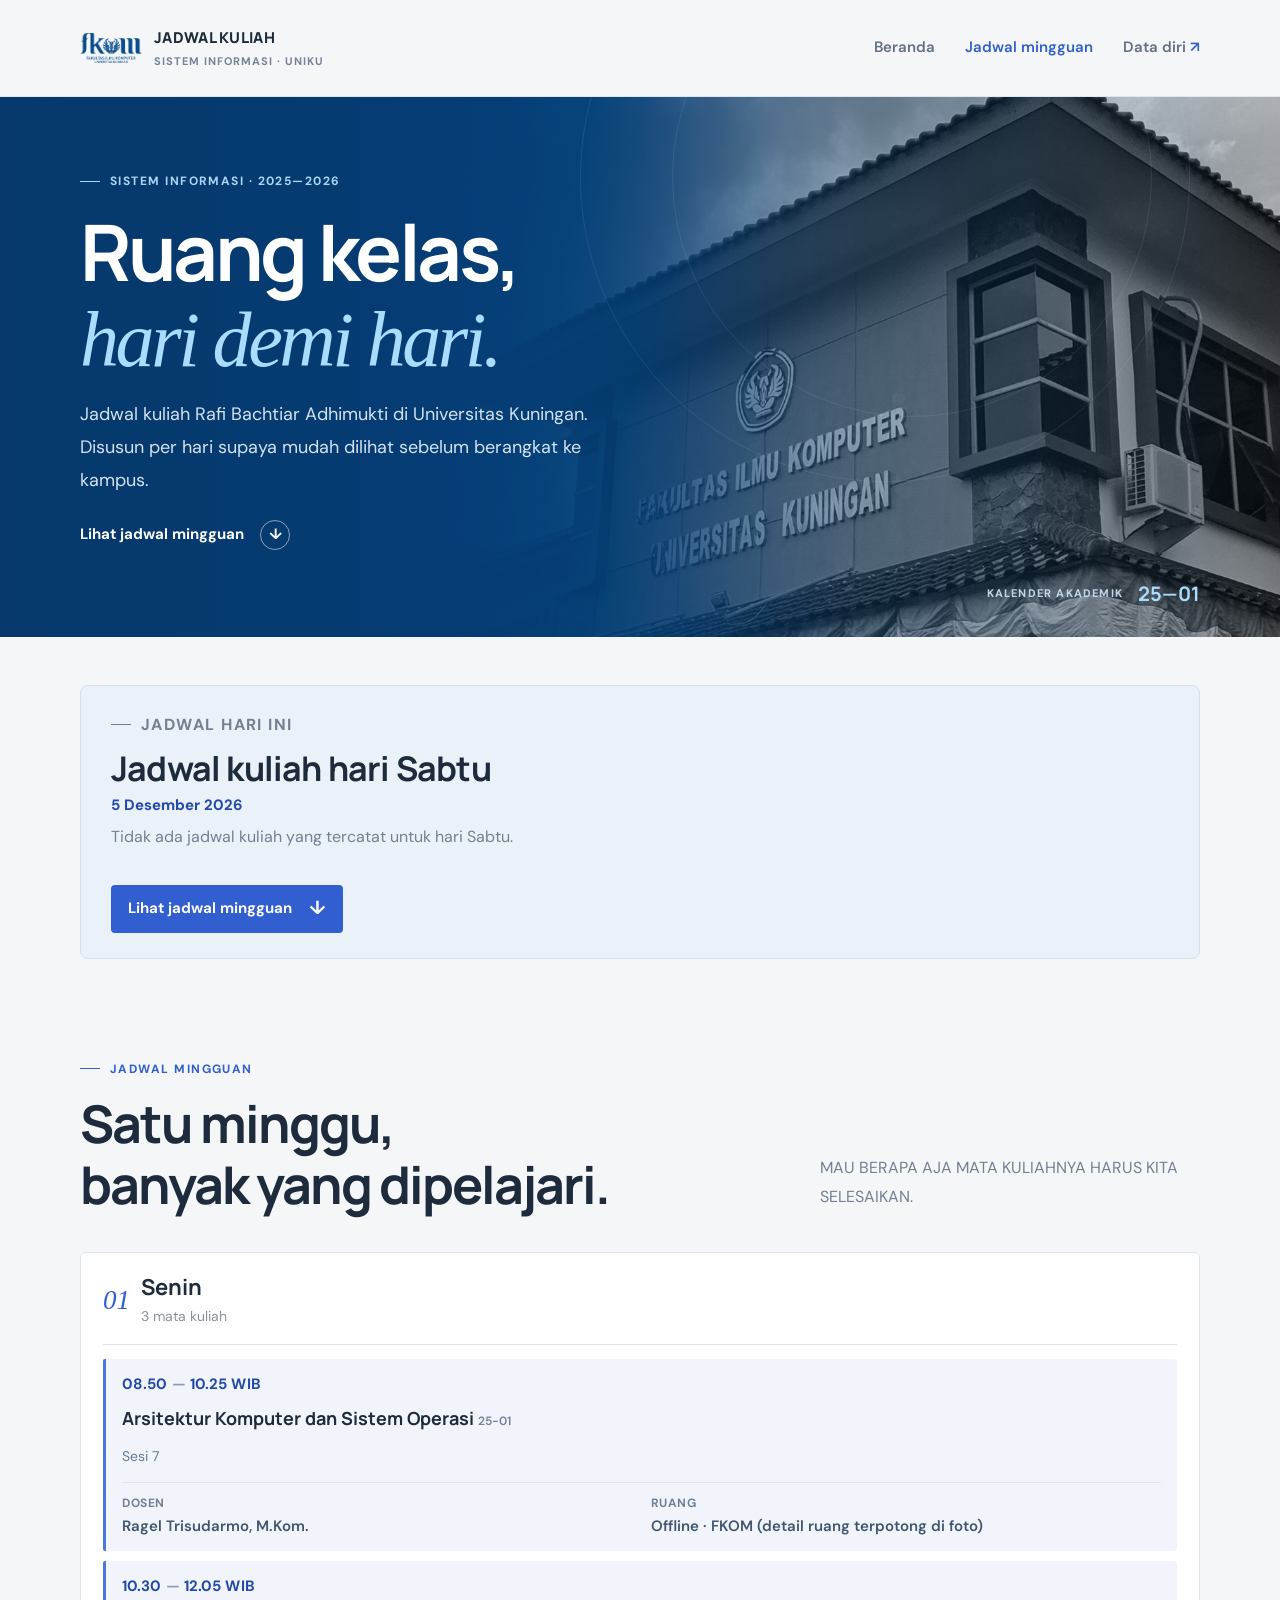
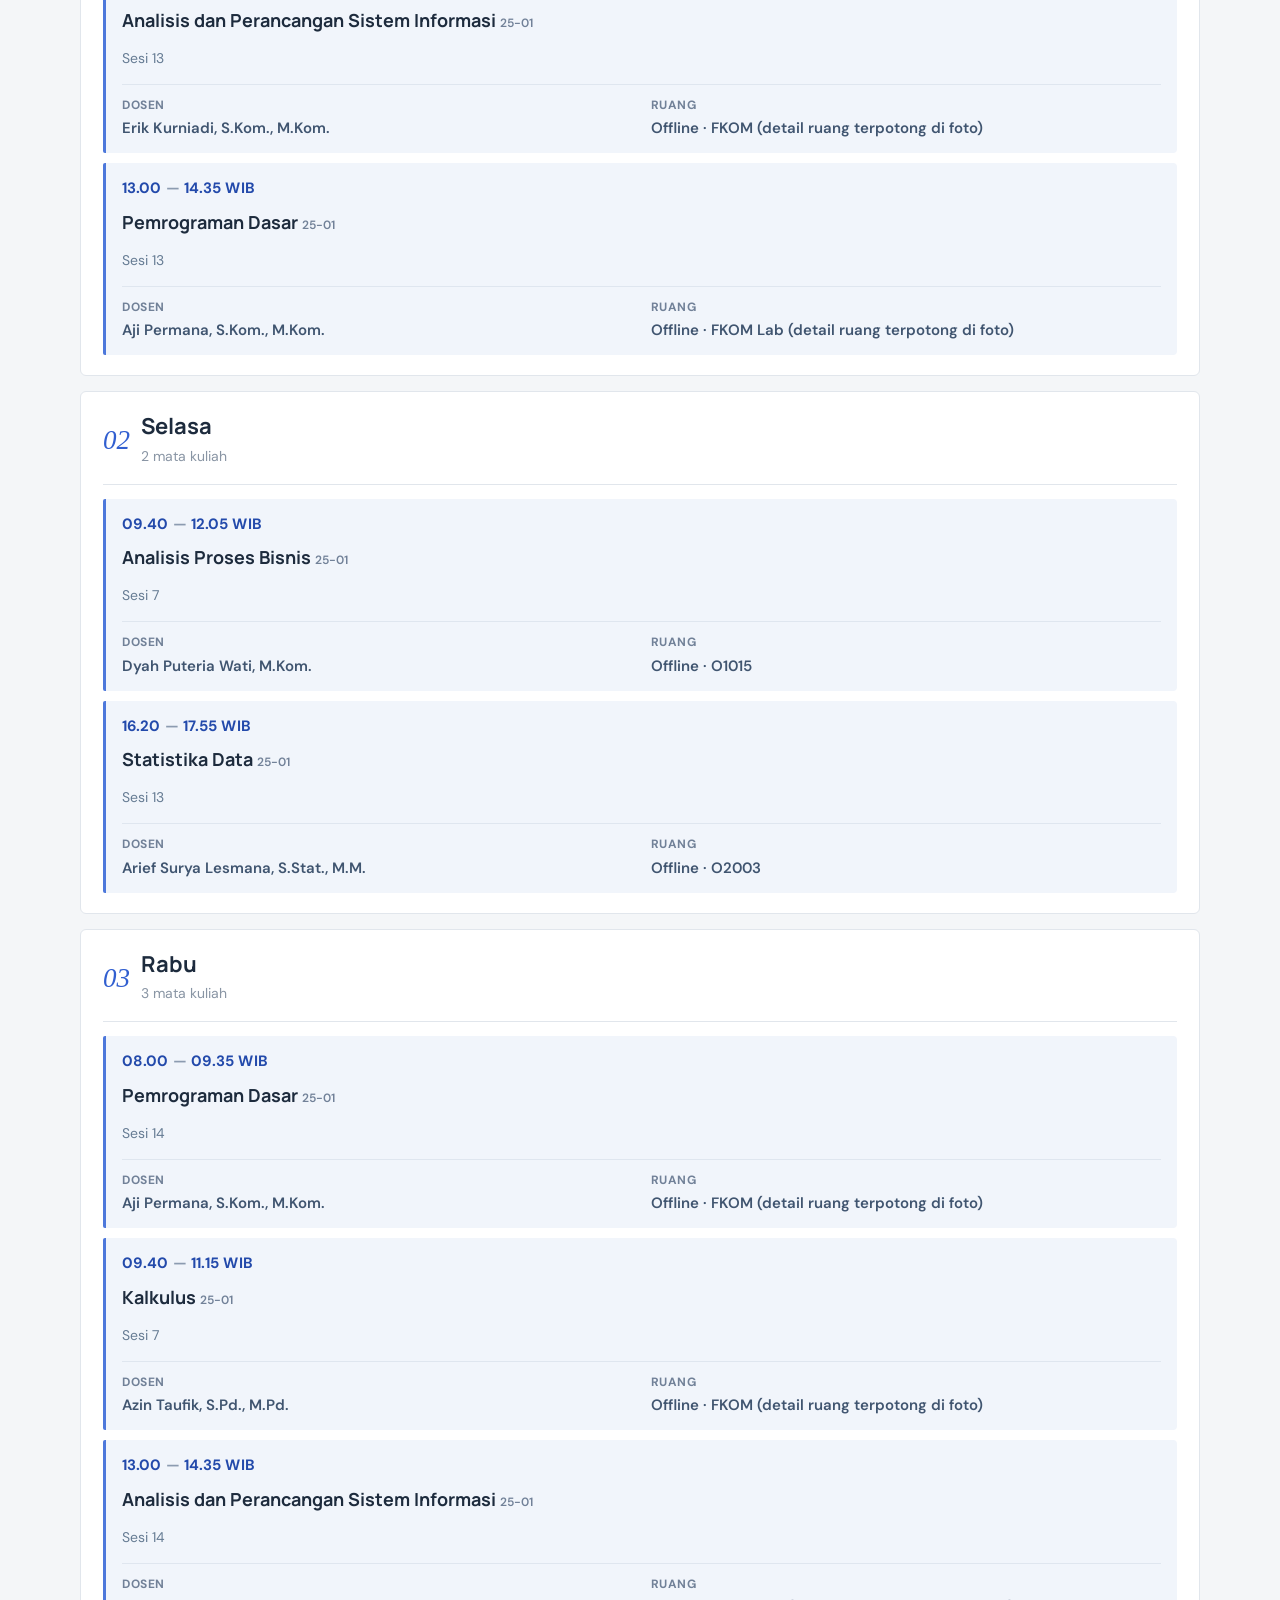
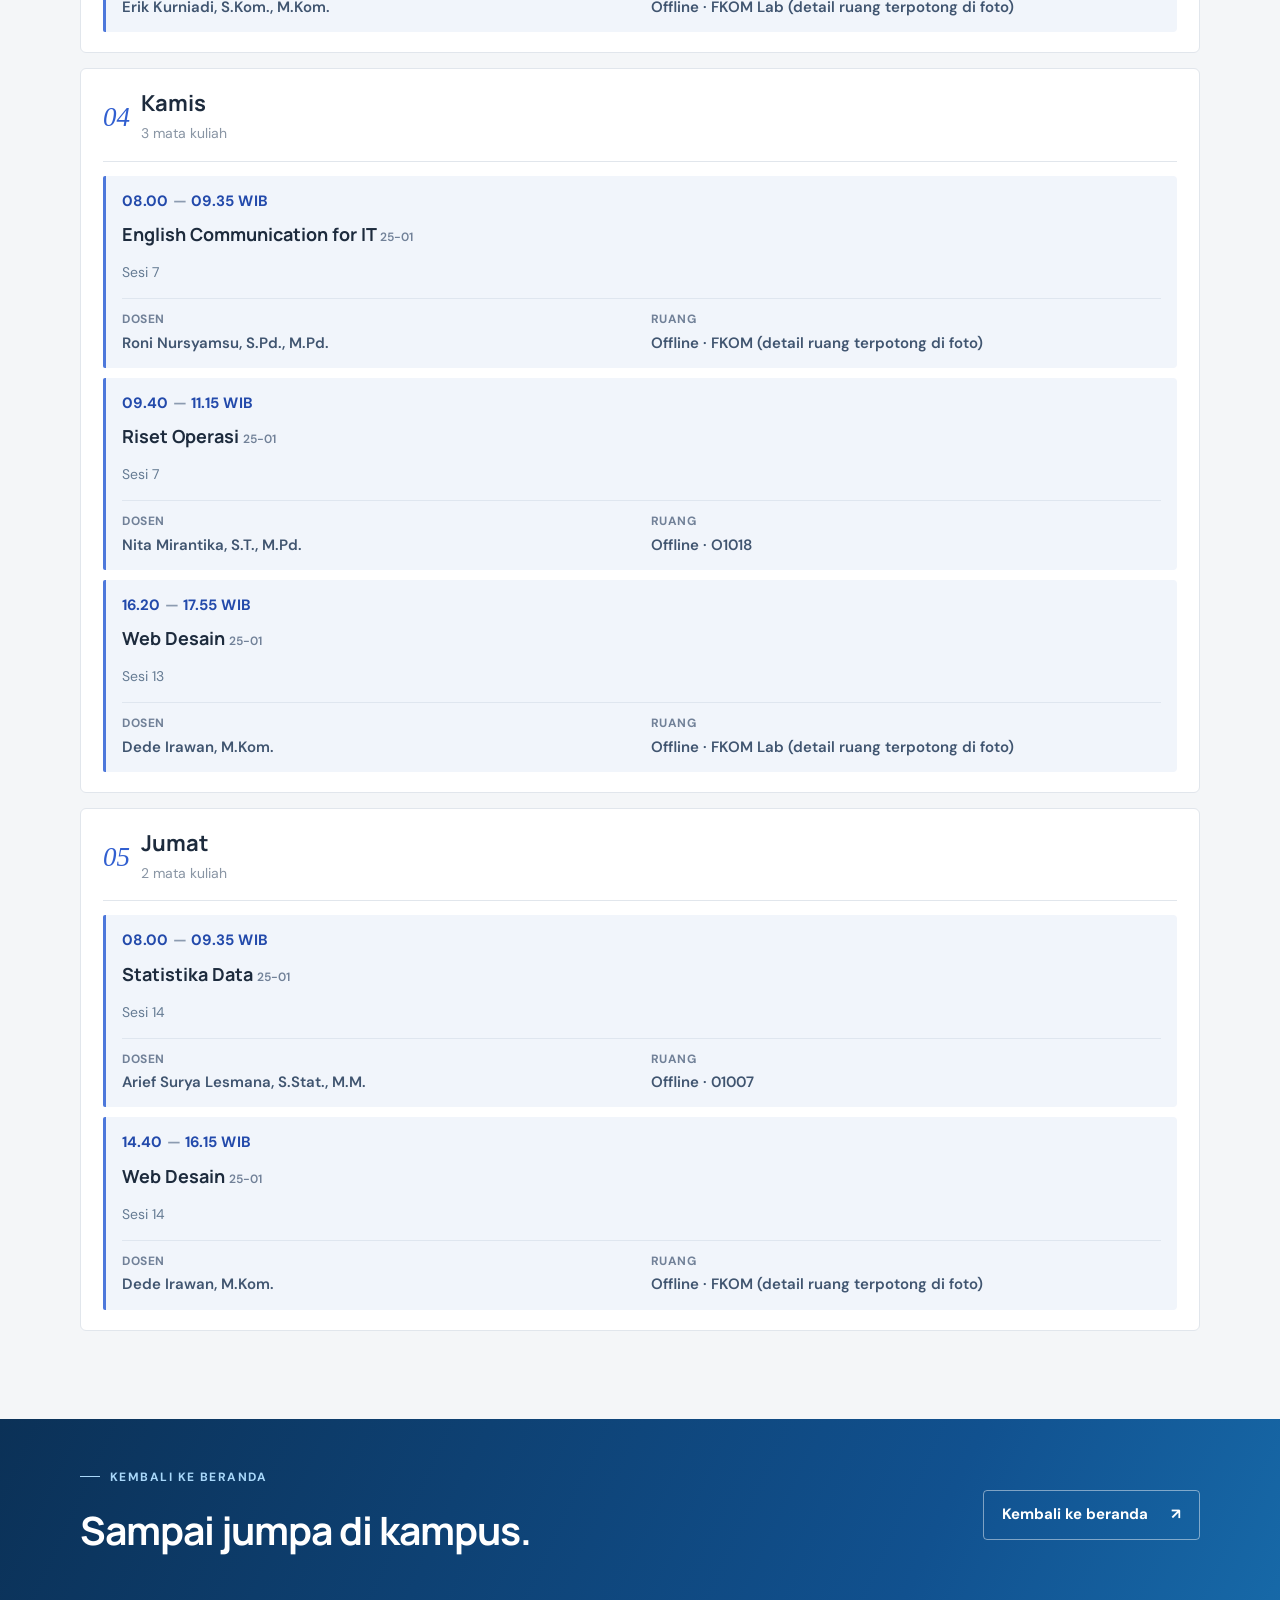
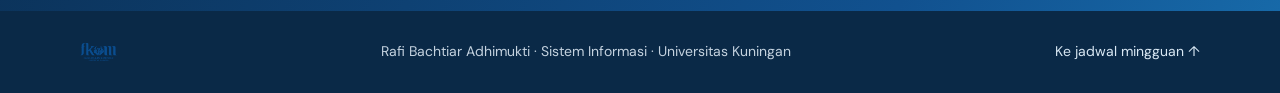
<file: JadwalKuliah/jadwal.html>
<!doctype html>
<html lang="id">
<head>
  <meta charset="utf-8">
  <meta name="viewport" content="width=device-width, initial-scale=1">
  <meta name="theme-color" content="#0b4f8a">
  <meta name="description" content="Jadwal kuliah Rafi Bachtiar Adhimukti, mahasiswa Sistem Informasi Universitas Kuningan.">
  <title>Jadwal Kuliah — Rafi Bachtiar Adhimukti</title>
  <link rel="preconnect" href="https://fonts.googleapis.com">
  <link rel="preconnect" href="https://fonts.gstatic.com" crossorigin>
  <link href="https://fonts.googleapis.com/css2?family=DM+Sans:wght@400;500;600;700&family=Manrope:wght@400;500;600;700;800&display=swap" rel="stylesheet">
  <link rel="stylesheet" href="jadwal.css">
</head>
<body>
  <header class="site-header">
    <nav class="nav container" aria-label="Navigasi utama">
      <a class="brand" href="../index.html" aria-label="Kembali ke beranda">
        <img src="../foto/fkom.png" alt="Logo Fakultas Ilmu Komputer Universitas Kuningan">
        <span>JADWAL KULIAH<small>SISTEM INFORMASI · UNIKU</small></span>
      </a>
      <div class="nav-links">
        <a href="../index.html">Beranda</a>
        <a class="nav-current" href="#jadwal-mingguan">Jadwal mingguan</a>
        <a href="../DataDiri/data_diri.html">Data diri <span aria-hidden="true">↗</span></a>
      </div>
    </nav>
  </header>

  <main>
    <section class="page-hero">
      <div class="hero-ring ring-one"></div>
      <div class="hero-ring ring-two"></div>
      <div class="container hero-content">
        <p class="eyebrow"><span></span> SISTEM INFORMASI · 2025—2026</p>
        <h1>Ruang kelas,<br><em>hari demi hari.</em></h1>
        <p>Jadwal kuliah Rafi Bachtiar Adhimukti di Universitas Kuningan. Disusun per hari supaya mudah dilihat sebelum berangkat ke kampus.</p>
        <a class="hero-link" href="#jadwal-mingguan">Lihat jadwal mingguan <span aria-hidden="true">↓</span></a>
      </div>
      <div class="hero-index">KALENDER AKADEMIK <span>25—01</span></div>
    </section>

    <section class="container current-day-section" aria-label="Jadwal kuliah hari ini" aria-live="polite">
      <div class="current-day-callout">
        <div class="current-day-heading">
          <p class="eyebrow"><span></span> JADWAL HARI INI</p>
          <h2 id="today-title">Jadwal kuliah hari ini</h2>
          <p id="today-date" class="today-date"></p>
          <p id="today-description">Jadwal kuliah hari ini akan ditampilkan di sini.</p>
        </div>
        <div class="current-day-courses class-list" id="today-courses"></div>
        <a id="today-link" href="#jadwal-mingguan">Lihat jadwal hari ini <span aria-hidden="true">↓</span></a>
      </div>
    </section>

    <section class="container weekly-section" id="jadwal-mingguan">
      <div class="section-heading">
        <div>
          <p class="eyebrow"><span></span> JADWAL MINGGUAN</p>
          <h2>Satu minggu,<br>banyak yang dipelajari.</h2>
        </div>
        <p class="schedule-note">MAU BERAPA AJA MATA KULIAHNYA HARUS KITA SELESAIKAN.</p>
      </div>

      <div class="weekday-grid">
        <article class="day-column" id="senin">
          <header class="day-heading"><span class="day-number">01</span><div><h3>Senin</h3><span>3 mata kuliah</span></div></header>
          <div class="class-list">
            <article class="class-card"><time>08.50 <span>—</span> 10.25 WIB</time><h4>Arsitektur Komputer dan Sistem Operasi <small>25-01</small></h4><span class="class-program">Sesi 7</span><dl class="class-details"><div><dt>Dosen</dt><dd>Ragel Trisudarmo, M.Kom.</dd></div><div><dt>Ruang</dt><dd>Offline · FKOM (detail ruang terpotong di foto)</dd></div></dl></article>
            <article class="class-card"><time>10.30 <span>—</span> 12.05 WIB</time><h4>Analisis dan Perancangan Sistem Informasi <small>25-01</small></h4><span class="class-program">Sesi 13</span><dl class="class-details"><div><dt>Dosen</dt><dd>Erik Kurniadi, S.Kom., M.Kom.</dd></div><div><dt>Ruang</dt><dd>Offline · FKOM (detail ruang terpotong di foto)</dd></div></dl></article>
            <article class="class-card"><time>13.00 <span>—</span> 14.35 WIB</time><h4>Pemrograman Dasar <small>25-01</small></h4><span class="class-program">Sesi 13</span><dl class="class-details"><div><dt>Dosen</dt><dd>Aji Permana, S.Kom., M.Kom.</dd></div><div><dt>Ruang</dt><dd>Offline · FKOM Lab (detail ruang terpotong di foto)</dd></div></dl></article>
          </div>
        </article>

        <article class="day-column" id="selasa">
          <header class="day-heading"><span class="day-number">02</span><div><h3>Selasa</h3><span>2 mata kuliah</span></div></header>
          <div class="class-list">
            <article class="class-card"><time>09.40 <span>—</span> 12.05 WIB</time><h4>Analisis Proses Bisnis <small>25-01</small></h4><span class="class-program">Sesi 7</span><dl class="class-details"><div><dt>Dosen</dt><dd>Dyah Puteria Wati, M.Kom.</dd></div><div><dt>Ruang</dt><dd>Offline · O1015</dd></div></dl></article>
            <article class="class-card"><time>16.20 <span>—</span> 17.55 WIB</time><h4>Statistika Data <small>25-01</small></h4><span class="class-program">Sesi 13</span><dl class="class-details"><div><dt>Dosen</dt><dd>Arief Surya Lesmana, S.Stat., M.M.</dd></div><div><dt>Ruang</dt><dd>Offline · O2003</dd></div></dl></article>
          </div>
        </article>

        <article class="day-column" id="rabu">
          <header class="day-heading"><span class="day-number">03</span><div><h3>Rabu</h3><span>3 mata kuliah</span></div></header>
          <div class="class-list">
            <article class="class-card"><time>08.00 <span>—</span> 09.35 WIB</time><h4>Pemrograman Dasar <small>25-01</small></h4><span class="class-program">Sesi 14</span><dl class="class-details"><div><dt>Dosen</dt><dd>Aji Permana, S.Kom., M.Kom.</dd></div><div><dt>Ruang</dt><dd>Offline · FKOM (detail ruang terpotong di foto)</dd></div></dl></article>
            <article class="class-card"><time>09.40 <span>—</span> 11.15 WIB</time><h4>Kalkulus <small>25-01</small></h4><span class="class-program">Sesi 7</span><dl class="class-details"><div><dt>Dosen</dt><dd>Azin Taufik, S.Pd., M.Pd.</dd></div><div><dt>Ruang</dt><dd>Offline · FKOM (detail ruang terpotong di foto)</dd></div></dl></article>
            <article class="class-card"><time>13.00 <span>—</span> 14.35 WIB</time><h4>Analisis dan Perancangan Sistem Informasi <small>25-01</small></h4><span class="class-program">Sesi 14</span><dl class="class-details"><div><dt>Dosen</dt><dd>Erik Kurniadi, S.Kom., M.Kom.</dd></div><div><dt>Ruang</dt><dd>Offline · FKOM Lab (detail ruang terpotong di foto)</dd></div></dl></article>
          </div>
        </article>

        <article class="day-column" id="kamis">
          <header class="day-heading"><span class="day-number">04</span><div><h3>Kamis</h3><span>3 mata kuliah</span></div></header>
          <div class="class-list">
            <article class="class-card"><time>08.00 <span>—</span> 09.35 WIB</time><h4>English Communication for IT <small>25-01</small></h4><span class="class-program">Sesi 7</span><dl class="class-details"><div><dt>Dosen</dt><dd>Roni Nursyamsu, S.Pd., M.Pd.</dd></div><div><dt>Ruang</dt><dd>Offline · FKOM (detail ruang terpotong di foto)</dd></div></dl></article>
            <article class="class-card"><time>09.40 <span>—</span> 11.15 WIB</time><h4>Riset Operasi <small>25-01</small></h4><span class="class-program">Sesi 7</span><dl class="class-details"><div><dt>Dosen</dt><dd>Nita Mirantika, S.T., M.Pd.</dd></div><div><dt>Ruang</dt><dd>Offline · O1018</dd></div></dl></article>
            <article class="class-card"><time>16.20 <span>—</span> 17.55 WIB</time><h4>Web Desain <small>25-01</small></h4><span class="class-program">Sesi 13</span><dl class="class-details"><div><dt>Dosen</dt><dd>Dede Irawan, M.Kom.</dd></div><div><dt>Ruang</dt><dd>Offline · FKOM Lab (detail ruang terpotong di foto)</dd></div></dl></article>
          </div>
        </article>

        <article class="day-column" id="jumat">
          <header class="day-heading"><span class="day-number">05</span><div><h3>Jumat</h3><span>2 mata kuliah</span></div></header>
          <div class="class-list">
            <article class="class-card"><time>08.00 <span>—</span> 09.35 WIB</time><h4>Statistika Data <small>25-01</small></h4><span class="class-program">Sesi 14</span><dl class="class-details"><div><dt>Dosen</dt><dd>Arief Surya Lesmana, S.Stat., M.M.</dd></div><div><dt>Ruang</dt><dd>Offline · 01007</dd></div></dl></article>
            <article class="class-card"><time>14.40 <span>—</span> 16.15 WIB</time><h4>Web Desain <small>25-01</small></h4><span class="class-program">Sesi 14</span><dl class="class-details"><div><dt>Dosen</dt><dd>Dede Irawan, M.Kom.</dd></div><div><dt>Ruang</dt><dd>Offline · FKOM (detail ruang terpotong di foto)</dd></div></dl></article>
          </div>
        </article>
      </div>
    
    </section>

    <section class="back-section">
      <div class="container back-content">
        <div><p class="eyebrow"><span></span> KEMBALI KE BERANDA</p><h2>Sampai jumpa di kampus.</h2></div>
        <a href="../index.html">Kembali ke beranda <span aria-hidden="true">↗</span></a>
      </div>
    </section>
  </main>

  <footer class="footer">
    <div class="container footer-inner">
      <img src="../foto/fkom.png" alt="Logo Fakultas Ilmu Komputer Universitas Kuningan">
      <p>Rafi Bachtiar Adhimukti · Sistem Informasi · Universitas Kuningan</p>
      <a href="#jadwal-mingguan">Ke jadwal mingguan ↑</a>
    </div>
  </footer>
  <script>
    const weekdayIds = {
      senin: "senin",
      selasa: "selasa",
      rabu: "rabu",
      kamis: "kamis",
      jumat: "jumat"
    };
    function updateTodaySchedule() {
      const now = new Date();
      const weekdayName = new Intl.DateTimeFormat("id-ID", {
        weekday: "long",
        timeZone: "Asia/Jakarta"
      }).format(now);
      const weekday = weekdayName.toLowerCase();
      const formattedDate = new Intl.DateTimeFormat("id-ID", {
        day: "numeric",
        month: "long",
        year: "numeric",
        timeZone: "Asia/Jakarta"
      }).format(now);
      const dayId = weekdayIds[weekday];
      const daySection = dayId ? document.getElementById(dayId) : null;
      const heading = document.getElementById("today-title");
      const date = document.getElementById("today-date");
      const description = document.getElementById("today-description");
      const courses = document.getElementById("today-courses");
      const link = document.getElementById("today-link");

      heading.textContent = `Jadwal kuliah hari ${weekdayName}`;
      date.textContent = formattedDate;
      link.href = daySection ? `#${dayId}` : "#jadwal-mingguan";
      link.innerHTML = daySection
        ? `Lihat jadwal hari ${weekdayName} <span aria-hidden="true">↓</span>`
        : "Lihat jadwal mingguan <span aria-hidden=\"true\">↓</span>";
      courses.replaceChildren();

      const dayCourses = daySection?.querySelectorAll(".class-card");
      if (dayCourses?.length) {
        description.textContent = `Ada ${dayCourses.length} mata kuliah yang terjadwal hari ini.`;
        dayCourses.forEach((course) => courses.appendChild(course.cloneNode(true)));
      } else {
        description.textContent = `Tidak ada jadwal kuliah yang tercatat untuk hari ${weekdayName}.`;
      }
    }

    updateTodaySchedule();
    window.setInterval(updateTodaySchedule, 60 * 1000);
  </script>
</body>
</html>
</file>
<file: beranda.css>
:root {
  color-scheme: light;
  --paper: #f4f6f8;
  --white: #fff;
  --ink: #1d2b3d;
  --muted: #748092;
  --blue: #315fd0;
  --blue-dark: #234aab;
  --blue-soft: #e5ecfb;
  --line: #e1e6ec;
  font-family: "DM Sans", sans-serif;
  scroll-behavior: smooth;
}

* { box-sizing: border-box; }
body { margin: 0; background: var(--paper); color: var(--ink); font-size: 14px; line-height: 1.7; }
a { color: inherit; text-decoration: none; }
::selection { color: #fff; background: var(--blue); }
.container { width: min(1100px, calc(100% - 64px)); margin-inline: auto; }

.site-header { border-bottom: 1px solid var(--line); }
.nav { min-height: 78px; display: flex; align-items: center; justify-content: space-between; }
.wordmark { display: inline-flex; align-items: center; gap: 10px; font-family: "Manrope", sans-serif; font-size: 14px; font-weight: 800; letter-spacing: -.5px; }
.wordmark-icon { display: grid; width: 32px; height: 32px; place-items: center; border-radius: 50%; background: var(--blue); color: #fff; font-family: Georgia, serif; font-size: 21px; font-weight: 400; font-style: italic; }
.wordmark-light { color: #8490a0; font-weight: 500; }
.nav-links { display: flex; align-items: center; gap: 32px; color: #637083; font-size: 12px; font-weight: 600; }
.nav-links a { transition: color .18s ease; }
.nav-links a:hover, .footer-content > a:last-child:hover { color: var(--blue); }
.nav-links .nav-cta { color: var(--ink); }
.nav-cta span { padding-left: 5px; color: var(--blue); }
.nav-links .nav-about, .nav-links .nav-profile, .nav-links .nav-schedule { display: inline-flex; min-width: 140px; min-height: 42px; align-items: center; justify-content: center; gap: 5px; padding: 8px 11px; border: 1px solid #b7cde0; border-radius: 4px; color: #0b477e; }
.nav-links .nav-about:hover, .nav-links .nav-profile:hover, .nav-links .nav-schedule:hover { border-color: #1672b1; background: #edf5fc; color: #0b477e; }
.nav-about span, .nav-profile span, .nav-schedule span { color: #1672b1; }

.hero { min-height: 590px; display: grid; grid-template-columns: 1.05fr .95fr; align-items: center; gap: 65px; padding-block: 73px 78px; }
.eyebrow { display: flex; align-items: center; gap: 9px; margin: 0 0 22px; color: var(--blue); font-size: 9px; font-weight: 700; letter-spacing: 1.5px; }
.eyebrow-line { width: 20px; height: 1px; background: var(--blue); }
h1, h2, h3, p { margin-top: 0; }
.hero h1, .section h2, .contact-content h2 { font-family: "Manrope", sans-serif; font-weight: 700; letter-spacing: -2.2px; }
.hero h1 { margin-bottom: 20px; font-size: clamp(44px, 5vw, 63px); line-height: 1.14; }
.hero h1 em, .experience-heading h2 em { color: var(--blue); font-family: Georgia, serif; font-weight: 400; }
.hero-intro { max-width: 470px; margin-bottom: 25px; color: var(--muted); font-size: 14px; line-height: 1.95; }
.hero-intro strong { color: var(--ink); font-weight: 600; }
.hero-links { display: flex; align-items: center; gap: 23px; }
.button { display: inline-flex; min-height: 45px; align-items: center; justify-content: center; gap: 17px; padding: 0 17px; border-radius: 4px; font-size: 11px; font-weight: 700; }
.button-blue { background: var(--blue); color: #fff; box-shadow: 0 7px 17px #315fd02a; transition: background .2s ease, transform .2s ease; }
.button-blue:hover { transform: translateY(-2px); background: var(--blue-dark); }
.button-profile { border: 1px solid #ffffff80; color: #fff; transition: background .2s ease, transform .2s ease; }
.button-profile:hover { transform: translateY(-2px); background: #ffffff19; }
.hero-location { color: #818c9a; font-size: 10px; }
.hero-location span { padding-right: 4px; color: var(--blue); font-size: 14px; }
.hero-footnote { margin-top: 40px; color: #9aa3ae; font-size: 10px; }
.hero-footnote span { margin-right: 11px; color: var(--blue); font-size: 9px; font-weight: 700; }

.hero-visual { position: relative; width: min(100%, 410px); margin-inline: auto; padding: 0 22px 23px 0; }
.visual-top, .visual-bottom { display: flex; justify-content: space-between; color: #8793a2; font-size: 8px; font-weight: 700; letter-spacing: 1.2px; }
.visual-top { padding: 0 4px 11px; }
.profile-card { position: relative; min-height: 365px; overflow: hidden; border-radius: 3px; background: #dce5f4; }
.profile-photo { position: absolute; inset: 0; width: 100%; height: 100%; object-fit: cover; object-position: center 43%; }
.visual-bottom { position: absolute; right: 0; bottom: 0; }
.visual-bottom span { padding-inline: 5px; color: var(--blue); }

.blue-strip { overflow: hidden; background: #e8edf7; }
.strip-content { display: flex; width: max-content; align-items: center; gap: 27px; padding: 12px 0; color: #5a7096; font-size: 8px; font-weight: 700; letter-spacing: 1.25px; }
.strip-content i { color: #6f8dc6; font-size: 12px; font-style: normal; }

.section { padding-block: 98px; }
.about-section { display: grid; grid-template-columns: .75fr 1.25fr; gap: 75px; }
.about-aside { display: flex; flex-direction: column; align-items: flex-start; gap: 20px; }
.about-aside .section-label { margin-bottom: 0; }
.about-highlight { position: relative; display: flex; width: min(100%, 410px); min-height: 330px; flex-direction: column; justify-content: space-between; overflow: hidden; padding: 22px; border: 1px solid #2773a8; border-radius: 8px; background: linear-gradient(145deg, #0b3157, #11518f 72%, #1769a8); color: #fff; box-shadow: 0 15px 32px #123b6024; }
.highlight-orbit { position: absolute; top: -115px; right: -85px; width: 275px; height: 275px; border: 1px solid #b9e3ff35; border-radius: 50%; }
.highlight-orbit::after { position: absolute; inset: 25px; border: 1px solid #b9e3ff25; border-radius: inherit; content: ""; }
.highlight-top, .highlight-bottom { position: relative; z-index: 1; display: flex; align-items: center; justify-content: space-between; gap: 12px; }
.highlight-top { color: #c4e3f6; font-size: 10px; font-weight: 700; letter-spacing: 1px; }
.highlight-top span:last-child { color: #9edbff; font-size: 18px; }
.highlight-quote-mark { position: absolute; top: 53px; left: 16px; color: #9edbff35; font-family: Georgia, serif; font-size: 120px; line-height: 1; }
.about-highlight blockquote { position: relative; z-index: 1; margin: auto 0; padding-block: 24px; }
.about-highlight blockquote p { max-width: 320px; margin: 0 0 11px; color: #fff; font-family: Georgia, serif; font-size: clamp(29px, 3.2vw, 39px); font-style: italic; line-height: 1.2; }
.about-highlight blockquote cite { color: #b8d7ed; font-size: 14px; font-style: normal; }
.highlight-bottom { padding-top: 15px; border-top: 1px solid #ffffff3b; }
.highlight-interests { display: flex; flex-direction: column; gap: 4px; }
.highlight-interests span { color: #a9cce5; font-size: 9px; font-weight: 700; letter-spacing: .9px; }
.highlight-interests strong { color: #fff; font-size: 12px; font-weight: 600; }
.highlight-bottom > a { display: grid; width: 36px; height: 36px; flex: 0 0 auto; place-items: center; border: 1px solid #ffffff75; border-radius: 50%; color: #fff; font-size: 17px; transition: background .2s ease, color .2s ease; }
.highlight-bottom > a:hover { background: #fff; color: #11518f; }
.section-label { display: flex; align-items: center; gap: 12px; margin-bottom: 23px; }
.section-number { color: var(--blue); font-family: Georgia, serif; font-size: 15px; font-style: italic; }
.section-label p { margin: 0; color: #8691a0; font-size: 9px; font-weight: 700; letter-spacing: 1.15px; }
.about-copy h2, .schedule-section h2 { margin-bottom: 17px; font-size: clamp(29px, 3.5vw, 39px); line-height: 1.24; }
.about-copy > p { max-width: 590px; margin-bottom: 28px; color: var(--muted); font-size: 13px; line-height: 1.95; }
.about-copy > p strong { color: #30425d; font-weight: 600; }
.facts { display: grid; grid-template-columns: repeat(4, 1fr); gap: 14px; padding-top: 20px; border-top: 1px solid var(--line); }
.facts div { display: flex; flex-direction: column; gap: 3px; }
.facts span { color: #8d98a6; font-size: 8px; font-weight: 700; letter-spacing: .9px; }
.facts strong { color: #3a4b63; font-size: 11px; font-weight: 600; }

.experience-section { background: #eaf0f8; }
.experience-layout { display: grid; grid-template-columns: .8fr 1.2fr; gap: 78px; }
.experience-heading h2 { margin-bottom: 18px; font-family: "Manrope", sans-serif; font-size: clamp(31px, 3.8vw, 43px); letter-spacing: -2px; line-height: 1.2; }
.experience-heading > p:last-child { max-width: 300px; margin: 0; color: var(--muted); font-size: 12px; line-height: 1.9; }
.experience-list { border-top: 1px solid #d5deeb; }
.experience-item { display: grid; grid-template-columns: 105px 1fr 16px; align-items: start; gap: 17px; padding: 22px 3px; border-bottom: 1px solid #d5deeb; transition: padding .18s ease; }
.experience-item:hover { padding-right: 0; padding-left: 9px; }
.experience-date { padding-top: 3px; color: #7e8a9b; font-size: 8px; font-weight: 700; letter-spacing: .4px; }
.item-kicker { color: var(--blue); font-size: 8px; font-weight: 700; letter-spacing: 1px; }
.experience-item h3 { margin: 4px 0; color: #2b3c53; font-family: "Manrope", sans-serif; font-size: 14px; letter-spacing: -.25px; }
.experience-item p { margin: 0; color: #788497; font-size: 10px; line-height: 1.7; }
.item-arrow { padding-top: 2px; color: #7889a1; font-size: 13px; }

.schedule-section { padding-block: 93px 104px; }
.schedule-head { display: flex; align-items: end; justify-content: space-between; gap: 30px; margin-bottom: 28px; }
.schedule-section h2 { margin-bottom: 0; }
.schedule-note { max-width: 245px; margin: 0 0 5px; color: #7e8998; font-size: 10px; line-height: 1.7; }
.schedule-note span { padding-right: 5px; color: var(--blue); font-size: 13px; font-weight: 700; }
.schedule-preview { padding: 22px; border: 1px solid #cfdfef; border-radius: 9px; background: #fff; box-shadow: 0 9px 24px #173a5910; }
.week-days { display: grid; grid-template-columns: repeat(5, minmax(0, 1fr)); gap: 12px; }
.week-days > div { display: flex; min-height: 112px; flex-direction: column; justify-content: center; padding: 15px; border-left: 3px solid #1672b1; border-radius: 3px; background: #edf5fc; }
.week-days > div:nth-child(even) { border-left-color: #64b1e2; background: #f3f8fd; }
.week-days span { color: #58738e; font-size: 10px; font-weight: 700; letter-spacing: 1px; }
.week-days strong { color: #123d6b; font-family: "Manrope", sans-serif; font-size: 31px; line-height: 1.2; }
.week-days small { color: #71859a; font-size: 11px; line-height: 1.45; overflow-wrap: anywhere; }
.schedule-button { display: flex; min-height: 48px; align-items: center; justify-content: space-between; gap: 18px; margin-top: 16px; padding: 0 17px; border-radius: 4px; background: #11518f; color: #fff; font-size: 13px; font-weight: 700; transition: background .2s ease; }
.schedule-button:hover { background: #0b3968; }
.schedule-button span { font-size: 17px; }
.semester-button { display: flex; min-height: 48px; align-items: center; justify-content: space-between; gap: 18px; margin-top: 10px; padding: 0 17px; border: 1px solid #b7cde0; border-radius: 4px; background: #f3f8fd; color: #0b477e; font-size: 13px; font-weight: 700; transition: background .2s ease, border-color .2s ease; }
.semester-button:hover { border-color: #1672b1; background: #e6f2fc; }
.semester-button span { font-size: 17px; }
.table-scroll { overflow-x: auto; border: 1px solid var(--line); border-radius: 4px; background: #fff; }
table { width: 100%; border-collapse: collapse; text-align: left; }
th { padding: 14px 19px; background: #edf1f7; color: #7b8797; font-size: 8px; font-weight: 700; letter-spacing: 1px; }
td { padding: 13px 19px; border-top: 1px solid #edf0f4; color: #637084; font-size: 11px; }
tbody tr { transition: background .15s ease; }
tbody tr:hover { background: #f8faff; }
.day { display: inline-grid; min-width: 34px; min-height: 23px; place-items: center; border-radius: 3px; background: var(--blue-soft); color: var(--blue-dark); font-size: 8px; font-weight: 700; }
td:nth-child(3) { color: #34445a; font-weight: 600; }

.contact-section { background: #203d70; color: #fff; }
.contact-content { display: flex; min-height: 295px; align-items: center; justify-content: space-between; gap: 30px; padding-block: 55px; }
.section-label-light .section-number { color: #afc5ef; }
.section-label-light p { color: #b7c8e5; }
.contact-content h2 { margin-bottom: 12px; font-size: clamp(36px, 4vw, 46px); line-height: 1.16; }
.contact-content > div > p:last-child { max-width: 390px; margin: 0; color: #c1ccdc; font-size: 11px; }
.contact-link { display: inline-flex; min-width: 205px; min-height: 48px; align-items: center; justify-content: space-between; padding: 0 16px; border-radius: 3px; background: #fff; color: #243f70; font-size: 11px; font-weight: 700; transition: transform .18s ease; }
.contact-link:hover { transform: translateY(-2px); }
.contact-link span { color: var(--blue); font-size: 15px; }

.footer { background: #192f55; color: #c8d3e2; }
.footer-content { display: flex; min-height: 75px; align-items: center; justify-content: space-between; gap: 20px; }
.footer-wordmark { color: #fff; font-size: 12px; }
.footer-wordmark .wordmark-icon { width: 28px; height: 28px; background: #35588e; font-size: 18px; }
.footer-wordmark .wordmark-light { color: #afbdd0; }
.footer-content p, .footer-content > a:last-child { margin: 0; color: #aab9cf; font-size: 9px; }
.footer-content > a:last-child { transition: color .18s ease; }

@media (max-width: 760px) {
  .container { width: min(100% - 40px, 560px); }
  .nav { min-height: 69px; }
  .nav-links { gap: 17px; font-size: 10px; }
  .nav-links .nav-cta { padding: 6px 9px; border: 1px solid var(--line); border-radius: 3px; }
  .hero { min-height: auto; grid-template-columns: 1fr; gap: 41px; padding-block: 59px 60px; }
  .hero h1 { font-size: clamp(45px, 10vw, 60px); }
  .hero-visual { width: min(100%, 410px); }
  .profile-card { min-height: 335px; }
  .section { padding-block: 72px; }
  .about-section, .experience-layout { grid-template-columns: 1fr; gap: 30px; }
  .about-aside { gap: 16px; }
  .about-highlight { min-height: 300px; }
  .facts { grid-template-columns: 1fr 1fr; gap: 14px 20px; }
  .experience-item { grid-template-columns: 90px 1fr 14px; gap: 12px; }
  .schedule-section { padding-block: 72px 79px; }
  .schedule-head { align-items: start; flex-direction: column; gap: 16px; }
  .schedule-preview { padding: 16px; }
  .week-days { grid-template-columns: repeat(3, minmax(0, 1fr)); gap: 9px; }
  .week-days > div { min-height: 94px; padding: 11px; }
  .week-days strong { font-size: 27px; }
  .week-days small { font-size: 10px; }
  th, td { padding-inline: 13px; white-space: nowrap; }
  .contact-content { min-height: 275px; align-items: start; flex-direction: column; justify-content: center; gap: 23px; }
  .footer-content { min-height: auto; flex-wrap: wrap; padding-block: 18px; }
  .footer-content p { order: 1; width: 100%; }
}

@media (max-width: 430px) {
  .container { width: calc(100% - 36px); }
  .nav-links { gap: 10px; }
  .wordmark { gap: 7px; font-size: 12px; }
  .hero-links { align-items: start; flex-direction: column; gap: 13px; }
  .hero-footnote { margin-top: 29px; }
  .profile-card { min-height: 300px; }
  .week-days { grid-template-columns: repeat(2, minmax(0, 1fr)); }

  .experience-item { grid-template-columns: 1fr 16px; gap: 4px 10px; }
  .experience-date, .experience-item > div:nth-child(2) { grid-column: 1; }
  .experience-item > div:nth-child(2) { grid-row: 2; }
  .item-arrow { grid-column: 2; grid-row: 1 / span 2; }
  .footer-content { column-gap: 12px; }
  .footer-content > a:last-child { font-size: 8px; }
}

@media (prefers-reduced-motion: reduce) {
  *, *::before, *::after { scroll-behavior: auto !important; transition-duration: .01ms !important; }
}

/* FKOM blue identity */
:root {
  --paper: #f1f6fc;
  --white: #fff;
  --ink: #142f50;
  --muted: #536b85;
  --blue: #11518f;
  --blue-dark: #0b3968;
  --blue-soft: #dceafa;
  --line: #d8e4f0;
}

body { background: var(--paper); color: var(--ink); }
.site-header { border-bottom: 1px solid #c8d8e8; background: #fff; }
.wordmark { gap: 14px; }
.faculty-logo { display: block; width: 144px; height: auto; }
.brand-caption { display: flex; flex-direction: column; color: #173c66; font-size: 11px; font-weight: 800; letter-spacing: 1px; line-height: 1.5; }
.brand-caption span { color: #647d96; font-size: 8px; font-weight: 700; letter-spacing: .8px; }
.wordmark-light { color: #69819b; }
.nav-links { color: #425c78; }
.nav-links a:hover, .footer-content > a:last-child:hover { color: #2379b9; }
.nav-links .nav-cta { padding: 9px 13px; border-radius: 4px; background: #11518f; color: #fff; }
.nav-cta span { color: #a9d8fa; }
.nav-links .nav-profile { border-color: #b7cde0; color: #0b477e; }
.nav-profile span { color: #1672b1; }
.hero {
  position: relative;
  min-height: 570px;
  margin-block: 34px 46px;
  padding: 62px 58px;
  overflow: hidden;
  border: 1px solid #0a4175;
  border-radius: 14px;
  background: linear-gradient(120deg, #0b3968 0%, #11518f 62%, #1769a8 100%);
  color: #fff;
  box-shadow: 0 18px 38px #153d6428;
}
.hero .eyebrow { color: #d4e9fb; }
.hero .eyebrow-line { background: #83c9f3; }
.hero h1 { position: relative; z-index: 1; }
.hero h1 em { color: #9edbff; }
.hero-intro { color: #d9e8f5; }
.hero-intro strong { color: #fff; }
.button-blue { background: #fff; color: #0b477e; box-shadow: 0 7px 17px #092f542b; }
.button-blue:hover { background: #dff1ff; }
.button-profile { border-color: #ffffff85; color: #fff; }
.button-profile:hover { background: #ffffff19; }
.hero-location, .hero-footnote { color: #c3d9ec; }
.hero-location span, .hero-footnote span { color: #9edbff; }
.hero-footnote { position: relative; z-index: 1; }
.visual-top, .visual-bottom { color: #d4e6f4; }
.visual-bottom span { color: #9edbff; }
.profile-card { min-height: 365px; background: #14538e; }

.blue-strip { background: #12619d; }
.strip-content { color: #f2f9ff; }
.strip-content i { color: #9edbff; }
.section-label p { color: #617991; }
.section-number { color: #1672b1; }
.about-copy h2, .schedule-section h2 { color: #123d6b; }
.about-copy > p { color: #536b85; }
.about-copy > p strong { color: #11518f; }
.facts { border-color: #cedce9; }
.facts div { min-height: 60px; justify-content: center; padding: 10px 12px; border-left: 3px solid #1672b1; background: #fff; box-shadow: 0 4px 12px #173a590d; }
.facts div:nth-child(even) { border-left-color: #64b1e2; }
.facts span { color: #627b94; }
.facts strong { color: #173c66; }

.experience-section { background: #dceafa; }
.experience-heading h2 { color: #123d6b; }
.experience-heading h2 em { color: #1672b1; }
.experience-heading > p:last-child { color: #506a85; }
.experience-list { display: grid; gap: 10px; border-top: 0; }
.experience-item {
  grid-template-columns: 105px 1fr 16px;
  padding: 18px 17px;
  border: 1px solid #cfdfef;
  border-radius: 8px;
  background: #fff;
  box-shadow: 0 5px 16px #173a590d;
}
.experience-item:hover { padding: 18px 13px 18px 21px; }
.experience-date { color: #617a93; }
.item-kicker { color: #1672b1; }
.experience-item h3 { color: #183f6d; }
.experience-item p { color: #5f7389; }
.item-arrow { color: #1672b1; }
.schedule-section h2 { color: #123d6b; }
.schedule-note { color: #596f86; }
.schedule-note span { color: #1672b1; }
.table-scroll { border: 2px solid #cfdfef; border-radius: 9px; box-shadow: 0 9px 24px #173a5910; }
th { background: #11518f; color: #fff; }
td { border-color: #e3ebf3; color: #536b85; }
tbody tr:hover { background: #eef7ff; }
.day { background: #dceafa; color: #0b477e; }
tbody tr:nth-child(even) .day { background: #b8daf2; color: #123d6b; }
td:nth-child(3) { color: #173c66; }

.contact-section { background: linear-gradient(115deg, #0b3968, #11518f); color: #fff; }
.section-label-light .section-number { color: #9edbff; }
.section-label-light p { color: #d4e6f4; }
.contact-content h2 { color: #fff; }
.contact-content > div > p:last-child { color: #d4e6f4; }
.contact-link { background: #fff; color: #0b477e; }
.contact-link span { color: #1672b1; }
.footer { background: #092d50; }
.footer-wordmark { padding: 5px 9px; border-radius: 5px; background: #fff; }
.footer-wordmark .faculty-logo { width: 125px; }

@media (max-width: 760px) {
  .hero { margin-block: 20px 34px; padding: 48px 30px; border-radius: 13px; }
  .hero-links { flex-wrap: wrap; }
  .hero-location { flex-basis: 100%; }
  .experience-item { grid-template-columns: 90px 1fr 14px; padding: 16px 13px; }
  .experience-item:hover { padding: 16px 10px 16px 17px; }
  .faculty-logo { width: 120px; }
}

@media (max-width: 430px) {
  .hero { padding: 40px 22px; }
  .experience-item { grid-template-columns: 1fr 16px; }
  .nav { gap: 10px; }
  .wordmark { gap: 8px; }
  .faculty-logo { width: 90px; }
  .brand-caption { font-size: 9px; }
  .brand-caption span { font-size: 7px; }
}

/* Readable type sizes across desktop and mobile */
body { font-size: 16px; }
.nav-links { font-size: 14px; }
.brand-caption { font-size: 12px; }
.brand-caption span { font-size: 9px; }
.eyebrow, .section-label p { font-size: 11px; }
.hero-intro, .about-copy > p { font-size: 16px; }
.button, .hero-location, .text-link { font-size: 14px; }
.hero-footnote { font-size: 12px; }
.visual-top, .visual-bottom { font-size: 10px; }
.strip-content { font-size: 10px; }
.facts span, .experience-date, .item-kicker { font-size: 10px; }
.facts strong { font-size: 13px; }
.experience-heading > p:last-child, .experience-item p, .schedule-note { font-size: 14px; }
.experience-date { font-size: 15px; font-weight: 700; }
.experience-item h3 { font-size: 17px; }
th { font-size: 11px; }
td { font-size: 14px; }
.day { font-size: 10px; }
.contact-content > div > p:last-child, .footer-inner p, .footer-inner > a:last-child { font-size: 12px; }

@media (max-width: 760px) {
  .nav-links { gap: 11px; font-size: 12px; }
  .hero-links { gap: 12px; }
  .button { font-size: 13px; }
  .experience-date, .item-kicker { font-size: 10px; }
  .experience-date { font-size: 14px; }
  .experience-item h3 { font-size: 16px; }
  .experience-item p { font-size: 13px; }
}

@media (max-width: 430px) {
  .nav-links { gap: 7px; font-size: 11px; }
  .nav-links .nav-cta, .nav-links .nav-profile { padding: 7px 8px; }
  .nav-links .nav-about, .nav-links .nav-profile, .nav-links .nav-schedule { min-width: 0; min-height: 36px; padding: 6px 7px; }
  .brand-caption { font-size: 8px; }
  .brand-caption span { font-size: 7px; }
  .hero-intro, .about-copy > p { font-size: 15px; }
  .facts span, .experience-date, .item-kicker { font-size: 9px; }
  .facts strong { font-size: 12px; }
  .schedule-note, .experience-item p { font-size: 12px; }
  td { font-size: 13px; }
  .about-highlight { min-height: 285px; padding: 18px; }
  .about-highlight blockquote p { font-size: 30px; }
  .highlight-interests strong { font-size: 11px; }
}

.about-section { padding-bottom: 36px; }
.schedule-section { padding-top: 36px; }

@media (max-width: 760px) {
  .about-section { padding-bottom: 28px; }
  .schedule-section { padding-top: 28px; }
}

.blue-strip { padding-inline: 24px; }
.strip-content {
  display: flex;
  width: min(100%, 1100px);
  min-height: 68px;
  align-items: center;
  justify-content: space-between;
  gap: 16px;
  margin-inline: auto;
  padding: 13px 0;
  font-size: 12px;
  letter-spacing: 1.1px;
}
.strip-content span { white-space: nowrap; }
.strip-content i { flex: 0 0 auto; font-size: 15px; }

@media (max-width: 760px) {
  .blue-strip { padding-inline: 20px; }
  .strip-content { min-height: 60px; justify-content: center; flex-wrap: wrap; gap: 8px 13px; padding-block: 14px; font-size: 11px; }
  .strip-content i { font-size: 12px; }
}

@media (max-width: 430px) {
  .blue-strip { padding-inline: 16px; }
  .strip-content { gap: 7px 10px; font-size: 10px; letter-spacing: .7px; }
}
</file>
<file: DataDiri/data_diri.css>
:root {
  color-scheme: light;
  --navy: #0b3157;
  --blue: #11518f;
  --bright-blue: #287db8;
  --sky: #a7dafa;
  --paper: #f1f6fc;
  --ink: #193958;
  --muted: #647a90;
  --line: #d7e3ef;
  font-family: "DM Sans", sans-serif;
  scroll-behavior: smooth;
}

* { box-sizing: border-box; }
body { margin: 0; background: var(--paper); color: var(--ink); font-size: 14px; line-height: 1.7; }
a { color: inherit; text-decoration: none; }
::selection { color: #fff; background: var(--bright-blue); }
.container { width: min(1120px, calc(100% - 64px)); margin-inline: auto; }
h1, h2, h3, p { margin-top: 0; }

.site-header { position: relative; z-index: 2; background: #fff; border-bottom: 1px solid var(--line); }
.nav { min-height: 78px; display: flex; align-items: center; justify-content: space-between; gap: 25px; }
.brand { display: inline-flex; align-items: center; gap: 13px; font-family: "Manrope", sans-serif; font-size: 10px; font-weight: 800; letter-spacing: 1px; }
.brand img { display: block; width: 137px; height: auto; }
.brand span { display: flex; flex-direction: column; color: var(--navy); }
.brand small { color: #6a8299; font-size: 7px; letter-spacing: .8px; }
.nav-links { display: flex; align-items: center; gap: 29px; color: #526a82; font-size: 11px; font-weight: 600; }
.nav-links a { transition: color .18s ease; }
.nav-links a:hover { color: var(--bright-blue); }
.nav-links .nav-active { color: var(--blue); }

.profile-hero { position: relative; overflow: hidden; background: linear-gradient(116deg, #0b3157 0%, #104b7e 59%, #176ca5 100%); color: #fff; }
.profile-hero::before { position: absolute; inset: 0; background: radial-gradient(ellipse at 87% 14%, #4aa1d544, transparent 38%), linear-gradient(90deg, transparent 58%, #06284920); content: ""; pointer-events: none; }
.hero-layout { position: relative; z-index: 1; display: grid; min-height: 465px; grid-template-columns: 1.2fr .8fr; align-items: center; gap: 80px; padding-block: 61px; }
.hero-orbit { position: absolute; border: 1px solid #d5eeff17; border-radius: 50%; pointer-events: none; }
.orbit-a { top: -225px; right: -120px; width: 650px; height: 650px; }
.orbit-b { top: -110px; right: -4px; width: 420px; height: 420px; }
.eyebrow { display: flex; align-items: center; gap: 9px; margin-bottom: 16px; color: #65809a; font-size: 9px; font-weight: 700; letter-spacing: 1.35px; }
.eyebrow > span { width: 18px; height: 2px; background: #52a8df; }
.hero-copy .eyebrow { color: #c1e3f7; }
.hero-copy .eyebrow > span { background: #9edbff; }
.hero-copy h1, .section-heading h2, .skills-intro h2, .bio-content h2 { font-family: "Manrope", sans-serif; font-weight: 700; letter-spacing: -2px; }
.hero-copy h1 { margin-bottom: 18px; font-size: clamp(42px, 5vw, 61px); line-height: 1.12; }
.hero-copy h1 em { color: #9edbff; font-family: Georgia, serif; font-weight: 400; }
.hero-summary { max-width: 470px; margin-bottom: 25px; color: #d4e5f2; font-size: 13px; line-height: 1.9; }
.hero-tags { display: flex; flex-wrap: wrap; gap: 8px; }
.hero-tags span { padding: 6px 9px; border: 1px solid #ffffff3b; border-radius: 3px; color: #e4f2fb; font-size: 8px; font-weight: 700; letter-spacing: .6px; }
.identity-card { overflow: hidden; border: 1px solid #c8dcec; border-radius: 6px; background: #fff; box-shadow: 0 15px 40px #0628491b; }
.identity-photo { display: block; width: 100%; height: 290px; object-fit: cover; object-position: center 43%; }
.identity-bottom { display: flex; justify-content: space-between; gap: 10px; padding: 13px 18px; background: #0b3157; }
.identity-bottom div { display: flex; flex-direction: column; }
.identity-bottom div > span { color: #bed6e8; font-size: 8px; font-weight: 700; letter-spacing: .9px; }
.identity-bottom strong { color: #fff; font-family: "Manrope", sans-serif; font-size: 17px; }
.identity-bottom .student-status { align-items: end; }
.student-status strong { font-family: "DM Sans", sans-serif; font-size: 11px; }
.student-status i { display: inline-block; width: 7px; height: 7px; margin-right: 5px; border-radius: 50%; background: #6ad0a1; }
.identity-logo { position: absolute; top: 75px; right: 19px; width: 79px; padding: 8px; border-radius: 4px; background: #fff; }
.hero-foot { position: relative; display: flex; justify-content: space-between; padding-bottom: 17px; color: #aac7dc; font-size: 8px; font-weight: 700; letter-spacing: 1.1px; }

.identity-section, .education-section, .skills-section { display: grid; grid-template-columns: .7fr 1.3fr; gap: 80px; padding-block: 83px; }
.section-heading h2, .skills-intro h2 { margin-bottom: 14px; color: #123d6b; font-size: clamp(31px, 3.5vw, 41px); line-height: 1.2; }
.heading-note, .skills-intro > p:last-child { max-width: 250px; margin: 0; color: var(--muted); font-size: 12px; line-height: 1.85; }
.identity-details { padding-top: 2px; }
.detail-row { display: grid; grid-template-columns: .9fr 1.1fr; gap: 20px; padding: 11px 1px; border-bottom: 1px solid var(--line); }
.detail-row > span { color: #6d8195; font-size: 11px; }
.detail-row strong { color: #1d3f60; font-size: 11px; font-weight: 600; }
.contact-block { display: grid; grid-template-columns: 1fr 1fr; gap: 9px; margin-top: 17px; }
.contact-label { grid-column: 1 / -1; color: var(--blue); font-size: 8px; font-weight: 700; letter-spacing: 1.1px; }
.contact-block a { display: flex; min-width: 0; flex-direction: column; padding: 12px 13px; border: 1px solid var(--line); border-radius: 4px; background: #fff; color: #15568c; font-size: 10px; font-weight: 600; overflow-wrap: anywhere; transition: border-color .2s ease, transform .2s ease; }
.contact-block a:hover { transform: translateY(-2px); border-color: #86bde1; }
.contact-block a span { margin-bottom: 3px; color: #7890a6; font-size: 7px; letter-spacing: .9px; }
.contact-block a b { align-self: end; color: #4a93c6; font-size: 12px; }

.address-band { background: #dceafa; }
.address-content { display: grid; grid-template-columns: 54px 1fr auto; align-items: center; gap: 21px; padding-block: 34px; }
.address-icon { display: grid; width: 48px; height: 48px; place-items: center; border-radius: 50%; background: #11518f; color: #fff; font-size: 24px; }
.address-content .eyebrow { margin-bottom: 5px; }
.address-content h2 { margin: 0 0 4px; color: #123d6b; font-family: "Manrope", sans-serif; font-size: 19px; letter-spacing: -.3px; }
.address-content > div:nth-child(2) > p:last-child { max-width: 610px; margin: 0; color: #526b84; font-size: 11px; }
.address-index { color: #50708e; font-family: Georgia, serif; font-size: 14px; }
.address-index i { color: #3991c4; font-style: normal; }

.education-section { padding-block: 84px 90px; }
.education-list { position: relative; }
.education-list::before { position: absolute; top: 12px; bottom: 18px; left: 124px; width: 1px; background: #c8dcec; content: ""; }
.education-item { position: relative; display: grid; grid-template-columns: 105px 38px 1fr 25px; align-items: start; gap: 13px; min-height: 90px; }
.education-year { padding-top: 6px; color: #5d7690; font-size: 10px; font-weight: 700; }
.education-marker { position: relative; z-index: 1; display: flex; justify-content: center; padding-top: 7px; }
.education-marker i { width: 11px; height: 11px; border: 3px solid #f1f6fc; border-radius: 50%; background: #77a9cf; box-shadow: 0 0 0 1px #77a9cf; }
.education-item.current .education-marker i { background: #11518f; box-shadow: 0 0 0 3px #a9d8f4; }
.education-copy > span { color: #6c849b; font-size: 7px; font-weight: 700; letter-spacing: 1px; }
.education-copy h3 { margin: 1px 0 2px; color: #183c60; font-family: "Manrope", sans-serif; font-size: 14px; }
.education-copy p { margin: 0; color: #6b8195; font-size: 10px; }
.education-number { padding-top: 4px; color: #9bafc1; font-family: Georgia, serif; font-size: 11px; }
.education-item.current .education-number { color: #1874ad; }

.experience-section { background: #e2edf8; }
.experience-content { display: grid; grid-template-columns: .72fr 1.28fr; gap: 75px; padding-block: 82px; }
.experience-content .section-heading h2 { margin-bottom: 14px; }
.organization-list { margin: 0; padding: 0; list-style: none; counter-reset: organization; }
.organization-list li { position: relative; display: grid; grid-template-columns: 83px 1fr; gap: 14px; padding: 13px 15px; border-bottom: 1px solid #cad9e7; counter-increment: organization; }
.organization-list li::before { position: absolute; top: 12px; right: 3px; color: #88a6bf; content: "0" counter(organization); font-family: Georgia, serif; font-size: 10px; }
.organization-list li:first-child { border-top: 1px solid #cad9e7; }
.org-year { padding-top: 3px; color: #52718d; font-size: 8px; font-weight: 700; white-space: nowrap; }
.organization-list h3 { margin: 0 24px 2px 0; color: #193f63; font-family: "Manrope", sans-serif; font-size: 11px; line-height: 1.55; }
.organization-list li p { margin: 0; color: #607991; font-size: 10px; }

.skills-section { padding-block: 84px; }
.skills-content { display: grid; grid-template-columns: 1.2fr .8fr; gap: 36px; }
.skill-label { display: block; margin-bottom: 12px; color: #2877ad; font-size: 8px; font-weight: 700; letter-spacing: 1.1px; }
.skill-list { margin: 0; padding: 0; list-style: none; }
.skill-list li { display: flex; align-items: baseline; gap: 12px; padding: 11px 0; border-bottom: 1px solid var(--line); color: #304f6c; font-size: 11px; }
.skill-list li span { color: #3685b8; font-family: Georgia, serif; font-size: 10px; }
.hobbies { align-content: start; }
.hobby-chip { display: inline-flex; margin: 0 5px 8px 0; padding: 7px 11px; border: 1px solid #c8dced; border-radius: 20px; background: #fff; color: #315a7d; font-size: 10px; }

.bio-section { background: linear-gradient(115deg, #0b3157, #11518f); color: #fff; }
.bio-content { position: relative; display: grid; grid-template-columns: 1fr auto; gap: 20px 55px; padding-block: 65px; }
.bio-content > div { max-width: 760px; }
.bio-content .eyebrow { color: #c5e0f2; }
.bio-content h2 { margin-bottom: 13px; font-size: clamp(27px, 3.4vw, 38px); line-height: 1.2; }
.bio-content > div > p:last-child { max-width: 740px; margin: 0; color: #d5e5f1; font-size: 12px; line-height: 1.9; }
.bio-quote { position: absolute; top: 30px; right: 30px; color: #ffffff20; font-family: Georgia, serif; font-size: 130px; line-height: 1; }
.back-home { display: inline-flex; align-self: end; gap: 18px; padding: 11px 14px; border: 1px solid #ffffff62; border-radius: 3px; color: #fff; font-size: 10px; font-weight: 600; }
.back-home span { color: #a9ddfa; }
.footer { background: #092d50; color: #c5d6e5; }
.footer-inner { display: flex; min-height: 70px; align-items: center; justify-content: space-between; gap: 16px; }
.footer-inner img { width: 108px; padding: 5px 7px; border-radius: 3px; background: #fff; }
.footer-inner p, .footer-inner a { margin: 0; color: #c5d6e5; font-size: 9px; }
.footer-inner a:hover { color: #fff; }

@media (max-width: 800px) {
  .container { width: min(100% - 42px, 620px); }
  .nav { min-height: 70px; }
  .nav-links { gap: 14px; font-size: 10px; }
  .nav-links a:nth-child(3) { display: none; }
  .brand img { width: 112px; }
  .hero-layout { min-height: auto; grid-template-columns: 1fr; gap: 35px; padding-block: 50px 35px; }
  .hero-copy h1 { font-size: clamp(43px, 9vw, 58px); }
  .identity-card { width: min(100%, 410px); }
  .identity-section, .education-section, .experience-content, .skills-section { grid-template-columns: 1fr; gap: 28px; padding-block: 65px; }
  .identity-section { gap: 22px; }
  .heading-note, .skills-intro > p:last-child { max-width: 420px; }
  .experience-content { gap: 24px; }
  .skills-content { gap: 25px; }
  .bio-content { grid-template-columns: 1fr; gap: 22px; }
  .back-home { justify-self: start; }
}

@media (max-width: 480px) {
  .container { width: calc(100% - 36px); }
  .nav { align-items: center; gap: 8px; }
  .brand { gap: 8px; font-size: 8px; }
  .brand img { width: 82px; }
  .brand small { font-size: 6px; }
  .nav-links { gap: 10px; font-size: 9px; }
  .nav-links a:nth-child(2), .nav-links a:nth-child(3) { display: none; }
  .hero-layout { padding-top: 42px; }
  .identity-photo { height: 260px; }
  .detail-row { grid-template-columns: .82fr 1.18fr; gap: 10px; }
  .detail-row > span, .detail-row strong { font-size: 10px; }
  .contact-block { grid-template-columns: 1fr; }
  .contact-label { grid-column: auto; }
  .address-content { grid-template-columns: 42px 1fr; gap: 12px; }
  .address-icon { width: 40px; height: 40px; font-size: 20px; }
  .address-index { display: none; }
  .education-list::before { left: 78px; }
  .education-item { grid-template-columns: 61px 24px 1fr 18px; gap: 8px; min-height: 86px; }
  .education-year { font-size: 8px; }
  .education-copy h3 { font-size: 12px; }
  .education-copy > span { font-size: 6px; }
  .organization-list li { grid-template-columns: 68px 1fr; gap: 9px; padding-inline: 5px; }
  .org-year { font-size: 7px; }
  .organization-list h3 { font-size: 10px; }
  .footer-inner { flex-wrap: wrap; padding-block: 15px; }
  .footer-inner p { order: 1; width: 100%; }
}

@media (prefers-reduced-motion: reduce) {
  *, *::before, *::after { scroll-behavior: auto !important; transition-duration: .01ms !important; }
}

/* Readable type sizes across desktop and mobile */
body { font-size: 16px; }
.brand { font-size: 13px; }
.brand small { font-size: 9px; }
.nav-links { font-size: 14px; }
.eyebrow, .identity-bottom div > span, .contact-label, .contact-block a span,
.education-copy > span, .skill-label { font-size: 10px; }
.hero-summary { font-size: 16px; }
.hero-tags span { font-size: 10px; }
.identity-bottom strong { font-size: 19px; }
.student-status strong { font-size: 13px; }
.hero-foot { font-size: 10px; }
.heading-note, .skills-intro > p:last-child { font-size: 14px; }
.detail-row > span, .detail-row strong { font-size: 14px; }
.contact-block a { font-size: 13px; }
.address-content > div:nth-child(2) > p:last-child { font-size: 14px; }
.education-year, .org-year { font-size: 14px; }
.education-copy h3 { font-size: 17px; }
.education-copy p { font-size: 13px; }
.education-number { font-size: 13px; }
.org-year { font-size: 10px; }
.organization-list h3 { font-size: 14px; }
.organization-list li p { font-size: 13px; }
.skill-list li { font-size: 14px; }
.hobby-chip { font-size: 13px; }
.bio-content > div > p:last-child { font-size: 15px; }
.back-home { font-size: 13px; }
.footer-inner p, .footer-inner a { font-size: 11px; }

@media (max-width: 800px) {
  .nav-links { gap: 12px; font-size: 12px; }
}

@media (max-width: 480px) {
  .brand { font-size: 9px; }
  .brand small { font-size: 7px; }
  .nav-links { gap: 9px; font-size: 11px; }
  .detail-row > span, .detail-row strong { font-size: 12px; }
  .education-year, .org-year { font-size: 12px; }
  .education-copy h3, .organization-list h3 { font-size: 12px; }
  .education-copy p, .organization-list li p { font-size: 11px; }
}
</file>
<file: Informasi_Semester_1/semester_1.css>
:root {
  color-scheme: light;
  --paper: #f1f6fc;
  --white: #fff;
  --ink: #173a60;
  --muted: #627b94;
  --blue: #11518f;
  --blue-dark: #0b3968;
  --blue-soft: #dceafa;
  --line: #d6e2ee;
  font-family: "DM Sans", sans-serif;
  scroll-behavior: smooth;
}

* { box-sizing: border-box; }
body { margin: 0; background: var(--paper); color: var(--ink); font-size: 16px; line-height: 1.7; }
a { color: inherit; text-decoration: none; }
::selection { color: #fff; background: var(--blue); }
.container { width: min(1120px, calc(100% - 64px)); margin-inline: auto; }
h1, h2, h3, p { margin-top: 0; }

.site-header { position: relative; z-index: 2; border-bottom: 1px solid var(--line); background: #fff; }
.nav { min-height: 88px; display: flex; align-items: center; justify-content: space-between; gap: 24px; }
.brand { display: inline-flex; align-items: center; gap: 12px; font-family: "Manrope", sans-serif; font-size: 15px; font-weight: 800; letter-spacing: .3px; }
.brand img { width: 58px; height: 58px; object-fit: contain; }
.brand small { display: block; margin-top: 2px; color: #71869b; font-family: "DM Sans", sans-serif; font-size: 10px; font-weight: 700; letter-spacing: 1px; }
.nav-links { display: flex; align-items: center; gap: 26px; color: #536b83; font-size: 14px; font-weight: 600; }
.nav-links a { transition: color .18s ease; }
.nav-links a:hover, .nav-links .nav-current { color: var(--blue); }

.page-hero { position: relative; min-height: 425px; display: flex; align-items: center; overflow: hidden; background: linear-gradient(110deg, #0a3158 0%, #104b7e 58%, #1769a8 100%); color: #fff; }
.hero-content { position: relative; z-index: 1; padding-block: 70px 82px; }
.eyebrow { display: flex; align-items: center; gap: 10px; margin: 0 0 16px; color: var(--blue); font-size: 12px; font-weight: 700; letter-spacing: 1.25px; }
.eyebrow > span { width: 20px; height: 1px; background: currentColor; }
.page-hero .eyebrow { color: #b6dcf6; }
.page-hero h1 { margin-bottom: 16px; font-family: "Manrope", sans-serif; font-size: clamp(46px, 6vw, 72px); font-weight: 700; letter-spacing: -3px; line-height: 1.08; }
.page-hero h1 em { color: #a9dcff; font-family: Georgia, serif; font-weight: 400; }
.hero-content > p:not(.eyebrow) { max-width: 650px; margin-bottom: 23px; color: #d7e7f4; font-size: 17px; line-height: 1.8; }
.hero-link { display: inline-flex; align-items: center; gap: 14px; color: #fff; font-size: 14px; font-weight: 700; }
.hero-link span { display: grid; width: 31px; height: 31px; place-items: center; border: 1px solid #ffffff85; border-radius: 50%; }
.hero-mark { position: absolute; right: max(32px, calc((100% - 1120px) / 2)); bottom: 25px; display: flex; align-items: center; gap: 14px; color: #c4d9e9; font-size: 10px; font-weight: 700; letter-spacing: 1.1px; }
.hero-mark span { color: #a9dcff; font-family: "Manrope", sans-serif; font-size: 20px; }
.hero-orbit { position: absolute; border: 1px solid #c3e4ff19; border-radius: 50%; }
.orbit-one { top: -290px; right: 7%; width: 650px; height: 650px; }
.orbit-two { top: -210px; right: 12%; width: 500px; height: 500px; }

.student-section, .result-section { padding-top: 78px; }
.result-section { padding-bottom: 85px; scroll-margin-top: 22px; }
.section-heading { display: flex; align-items: end; justify-content: space-between; gap: 32px; margin-bottom: 26px; }
.section-heading .eyebrow { margin-bottom: 11px; }
.section-heading h2 { margin: 0; font-family: "Manrope", sans-serif; font-size: clamp(30px, 4vw, 43px); letter-spacing: -1.5px; line-height: 1.2; }
.section-heading > p { max-width: 360px; margin: 0 0 3px; color: var(--muted); font-size: 15px; line-height: 1.75; }
.student-card { overflow: hidden; border: 1px solid #d5e2ef; border-radius: 9px; background: #fff; box-shadow: 0 10px 28px #173a590b; }
.student-identity { display: flex; align-items: center; gap: 18px; padding: 23px 26px; background: linear-gradient(110deg, #e6f2fc, #f3f8fd); }
.student-initials { display: grid; width: 62px; height: 62px; flex: 0 0 auto; place-items: center; border-radius: 50%; background: linear-gradient(145deg, #0b3968, #1769a8); color: #fff; font-family: "Manrope", sans-serif; font-size: 21px; font-weight: 800; }
.student-identity p { margin: 0 0 3px; color: #587894; font-size: 10px; font-weight: 700; letter-spacing: 1.1px; }
.student-identity h3 { margin: 0; color: var(--ink); font-family: "Manrope", sans-serif; font-size: 23px; line-height: 1.3; }
.student-identity div > span { color: #667e96; font-size: 14px; }
.student-facts { display: grid; grid-template-columns: repeat(3, minmax(0, 1fr)); gap: 0; margin: 0; padding: 7px 26px 19px; }
.student-facts div { min-width: 0; padding: 13px 15px 11px 0; border-bottom: 1px solid #e8eef4; }
.student-facts dt { margin-bottom: 3px; color: #75899d; font-size: 12px; font-weight: 700; }
.student-facts dd { margin: 0; color: #183f68; font-size: 15px; font-weight: 600; overflow-wrap: anywhere; }

.summary-grid { display: grid; grid-template-columns: repeat(4, minmax(0, 1fr)); gap: 13px; margin-bottom: 28px; }
.summary-card { display: flex; min-height: 140px; flex-direction: column; justify-content: center; padding: 18px 20px; border: 1px solid #d5e2ef; border-radius: 7px; background: #fff; }
.summary-card > span { color: #667f98; font-size: 13px; font-weight: 600; }
.summary-card strong { color: #123d6b; font-family: "Manrope", sans-serif; font-size: 37px; line-height: 1.25; }
.summary-card small { color: #8192a3; font-size: 12px; }
.summary-card.summary-highlight { border-color: #b8d5ed; background: linear-gradient(145deg, #e4f2fc, #f5faff); }
.table-heading { display: flex; align-items: end; justify-content: space-between; gap: 20px; margin: 0 0 13px; }
.table-heading > div > span { color: #72879c; font-size: 10px; font-weight: 700; letter-spacing: 1px; }
.table-heading h3 { margin: 1px 0 0; color: #163f69; font-family: "Manrope", sans-serif; font-size: 22px; }
.table-heading > p { margin: 0 0 3px; color: #71869b; font-size: 14px; }
.table-scroll { overflow-x: auto; border: 1px solid #cad9e8; border-radius: 7px; background: #fff; box-shadow: 0 8px 25px #173a590c; }
table { width: 100%; min-width: 950px; border-collapse: collapse; text-align: left; }
thead { background: #0e4b83; color: #fff; }
th, td { padding: 14px 13px; border: 1px solid #dfe7ef; }
thead th { border-color: #5681a7; font-size: 12px; font-weight: 700; white-space: nowrap; }
tbody td { color: #405a74; font-size: 14px; }
tbody tr:nth-child(even) { background: #f3f7fb; }
tbody tr:hover { background: #eaf4fc; }
tbody td:nth-child(1), tbody td:nth-child(n+4) { text-align: center; }
.course-code { color: #53708d; font-size: 12px; white-space: nowrap; }
.grade { display: inline-grid; min-width: 34px; min-height: 27px; place-items: center; border-radius: 5px; font-size: 12px; font-weight: 800; }
.grade-a { background: #d9f3e7; color: #147046; }
.grade-b { background: #e3edff; color: #2458a6; }
.grade-ab { background: #fff1d5; color: #92610b; }
.transcript-check { color: #16834f; font-size: 18px; font-weight: 800; }
tfoot { background: #e8f1f9; }
tfoot th, tfoot td { color: #173f68; font-size: 14px; font-weight: 800; }
tfoot th { text-align: left; }
tfoot td { text-align: center; }
.source-note { display: flex; align-items: flex-start; gap: 10px; margin: 18px 0 0; color: #6d8195; font-size: 13px; line-height: 1.8; }
.source-note > span { display: grid; width: 19px; height: 19px; flex: 0 0 auto; place-items: center; border: 1px solid #aebdd0; border-radius: 50%; color: #557493; font-family: Georgia, serif; font-size: 12px; font-style: italic; }

.back-section { background: linear-gradient(110deg, #0a3158, #11518f 70%, #1769a8); color: #fff; }
.back-content { display: flex; align-items: center; justify-content: space-between; gap: 28px; padding-block: 42px; }
.back-content .eyebrow { margin-bottom: 8px; color: #a9d8fa; }
.back-content h2 { margin: 0; font-family: "Manrope", sans-serif; font-size: clamp(24px, 3.5vw, 34px); letter-spacing: -1px; }
.back-content > a { display: inline-flex; min-height: 48px; align-items: center; gap: 19px; padding: 0 17px; border: 1px solid #ffffff75; border-radius: 4px; color: #fff; font-size: 14px; font-weight: 700; }
.footer { background: #092d50; color: #d0deea; }
.footer-inner { min-height: 78px; display: flex; align-items: center; justify-content: space-between; gap: 20px; }
.footer-inner img { width: 44px; height: 44px; object-fit: contain; }
.footer-inner p { margin: 0; font-size: 13px; }
.footer-inner a { color: #d9e8f4; font-size: 13px; }
.footer-inner a:hover, .back-content > a:hover { color: #a9dcff; }

@media (max-width: 850px) {
  .summary-grid { grid-template-columns: repeat(2, minmax(0, 1fr)); }
  .student-facts { grid-template-columns: repeat(2, minmax(0, 1fr)); }
}

@media (max-width: 650px) {
  .container { width: min(100% - 40px, 540px); }
  .nav { min-height: 76px; gap: 12px; }
  .brand { gap: 8px; font-size: 12px; }
  .brand img { width: 46px; height: 46px; }
  .brand small { font-size: 8px; }
  .nav-links { gap: 12px; font-size: 12px; }
  .nav-links a:nth-child(2) { display: none; }
  .page-hero { min-height: 390px; }
  .hero-content { padding-block: 58px 75px; }
  .page-hero h1 { font-size: clamp(43px, 10vw, 61px); letter-spacing: -2px; }
  .hero-content > p:not(.eyebrow) { font-size: 16px; }
  .hero-mark { right: 20px; bottom: 17px; font-size: 8px; }
  .hero-mark span { font-size: 17px; }
  .orbit-one { right: -330px; }
  .orbit-two { right: -220px; }
  .student-section, .result-section { padding-top: 58px; }
  .result-section { padding-bottom: 58px; }
  .section-heading { align-items: flex-start; flex-direction: column; gap: 10px; margin-bottom: 21px; }
  .section-heading h2 { font-size: clamp(29px, 7vw, 38px); }
  .student-identity { padding: 19px; }
  .student-initials { width: 52px; height: 52px; font-size: 18px; }
  .student-identity h3 { font-size: 19px; }
  .student-identity div > span { font-size: 12px; }
  .student-facts { padding-inline: 19px; }
  .summary-grid { gap: 9px; }
  .summary-card { min-height: 120px; padding: 14px; }
  .summary-card strong { font-size: 32px; }
  .table-heading { align-items: flex-start; flex-direction: column; gap: 5px; }
  .back-content { align-items: flex-start; flex-direction: column; padding-block: 35px; }
  .footer-inner { flex-wrap: wrap; justify-content: flex-start; padding-block: 14px; }
  .footer-inner p { flex: 1 1 calc(100% - 64px); }
  .footer-inner a { margin-left: 64px; }
}

@media (max-width: 420px) {
  .container { width: calc(100% - 32px); }
  .nav-links { gap: 8px; font-size: 11px; }
  .nav-links a:first-child { display: none; }
  .page-hero { min-height: 375px; }
  .page-hero h1 { font-size: 43px; }
  .hero-content > p:not(.eyebrow) { font-size: 15px; }
  .eyebrow { font-size: 10px; }
  .student-facts { grid-template-columns: 1fr; }
  .student-facts div { padding-block: 9px; }
  .summary-card { min-height: 110px; padding: 12px; }
  .summary-card > span { font-size: 11px; }
  .summary-card strong { font-size: 29px; }
  .summary-card small { font-size: 11px; }
  .footer-inner p, .footer-inner a { font-size: 11px; }
}

@media (prefers-reduced-motion: reduce) {
  *, *::before, *::after { scroll-behavior: auto !important; transition-duration: .01ms !important; }
}
</file>
<file: Informasi_Semester_2/semester_2.css>
:root {
  color-scheme: light;
  --paper: #f1f6fc;
  --white: #fff;
  --ink: #173a60;
  --muted: #627b94;
  --blue: #11518f;
  --blue-dark: #0b3968;
  --blue-soft: #dceafa;
  --line: #d6e2ee;
  font-family: "DM Sans", sans-serif;
  scroll-behavior: smooth;
}

* { box-sizing: border-box; }
body { margin: 0; background: var(--paper); color: var(--ink); font-size: 16px; line-height: 1.7; }
a { color: inherit; text-decoration: none; }
::selection { color: #fff; background: var(--blue); }
.container { width: min(1120px, calc(100% - 64px)); margin-inline: auto; }
h1, h2, h3, p { margin-top: 0; }

.site-header { position: relative; z-index: 2; border-bottom: 1px solid var(--line); background: #fff; }
.nav { min-height: 88px; display: flex; align-items: center; justify-content: space-between; gap: 24px; }
.brand { display: inline-flex; align-items: center; gap: 12px; font-family: "Manrope", sans-serif; font-size: 15px; font-weight: 800; letter-spacing: .3px; }
.brand img { width: 58px; height: 58px; object-fit: contain; }
.brand small { display: block; margin-top: 2px; color: #71869b; font-family: "DM Sans", sans-serif; font-size: 10px; font-weight: 700; letter-spacing: 1px; }
.nav-links { display: flex; align-items: center; gap: 26px; color: #536b83; font-size: 14px; font-weight: 600; }
.nav-links a { transition: color .18s ease; }
.nav-links a:hover, .nav-links .nav-current { color: var(--blue); }

.page-hero { position: relative; min-height: 425px; display: flex; align-items: center; overflow: hidden; background: linear-gradient(110deg, #0a3158 0%, #104b7e 58%, #1769a8 100%); color: #fff; }
.hero-content { position: relative; z-index: 1; padding-block: 70px 82px; }
.eyebrow { display: flex; align-items: center; gap: 10px; margin: 0 0 16px; color: var(--blue); font-size: 12px; font-weight: 700; letter-spacing: 1.25px; }
.eyebrow > span { width: 20px; height: 1px; background: currentColor; }
.page-hero .eyebrow { color: #b6dcf6; }
.page-hero h1 { margin-bottom: 16px; font-family: "Manrope", sans-serif; font-size: clamp(46px, 6vw, 72px); font-weight: 700; letter-spacing: -3px; line-height: 1.08; }
.page-hero h1 em { color: #a9dcff; font-family: Georgia, serif; font-weight: 400; }
.hero-content > p:not(.eyebrow) { max-width: 650px; margin-bottom: 23px; color: #d7e7f4; font-size: 17px; line-height: 1.8; }
.hero-link { display: inline-flex; align-items: center; gap: 14px; color: #fff; font-size: 14px; font-weight: 700; }
.hero-link span { display: grid; width: 31px; height: 31px; place-items: center; border: 1px solid #ffffff85; border-radius: 50%; }
.hero-mark { position: absolute; right: max(32px, calc((100% - 1120px) / 2)); bottom: 25px; display: flex; align-items: center; gap: 14px; color: #c4d9e9; font-size: 10px; font-weight: 700; letter-spacing: 1.1px; }
.hero-mark span { color: #a9dcff; font-family: "Manrope", sans-serif; font-size: 20px; }
.hero-orbit { position: absolute; border: 1px solid #c3e4ff19; border-radius: 50%; }
.orbit-one { top: -290px; right: 7%; width: 650px; height: 650px; }
.orbit-two { top: -210px; right: 12%; width: 500px; height: 500px; }

.student-section, .result-section { padding-top: 78px; }
.result-section { padding-bottom: 85px; scroll-margin-top: 22px; }
.section-heading { display: flex; align-items: end; justify-content: space-between; gap: 32px; margin-bottom: 26px; }
.section-heading .eyebrow { margin-bottom: 11px; }
.section-heading h2 { margin: 0; font-family: "Manrope", sans-serif; font-size: clamp(30px, 4vw, 43px); letter-spacing: -1.5px; line-height: 1.2; }
.section-heading > p { max-width: 360px; margin: 0 0 3px; color: var(--muted); font-size: 15px; line-height: 1.75; }
.student-card { overflow: hidden; border: 1px solid #d5e2ef; border-radius: 9px; background: #fff; box-shadow: 0 10px 28px #173a590b; }
.student-identity { display: flex; align-items: center; gap: 18px; padding: 23px 26px; background: linear-gradient(110deg, #e6f2fc, #f3f8fd); }
.student-initials { display: grid; width: 62px; height: 62px; flex: 0 0 auto; place-items: center; border-radius: 50%; background: linear-gradient(145deg, #0b3968, #1769a8); color: #fff; font-family: "Manrope", sans-serif; font-size: 21px; font-weight: 800; }
.student-identity p { margin: 0 0 3px; color: #587894; font-size: 10px; font-weight: 700; letter-spacing: 1.1px; }
.student-identity h3 { margin: 0; color: var(--ink); font-family: "Manrope", sans-serif; font-size: 23px; line-height: 1.3; }
.student-identity div > span { color: #667e96; font-size: 14px; }
.student-facts { display: grid; grid-template-columns: repeat(3, minmax(0, 1fr)); gap: 0; margin: 0; padding: 7px 26px 19px; }
.student-facts div { min-width: 0; padding: 13px 15px 11px 0; border-bottom: 1px solid #e8eef4; }
.student-facts dt { margin-bottom: 3px; color: #75899d; font-size: 12px; font-weight: 700; }
.student-facts dd { margin: 0; color: #183f68; font-size: 15px; font-weight: 600; overflow-wrap: anywhere; }

.summary-grid { display: grid; grid-template-columns: repeat(4, minmax(0, 1fr)); gap: 13px; margin-bottom: 28px; }
.summary-card { display: flex; min-height: 140px; flex-direction: column; justify-content: center; padding: 18px 20px; border: 1px solid #d5e2ef; border-radius: 7px; background: #fff; }
.summary-card > span { color: #667f98; font-size: 13px; font-weight: 600; }
.summary-card strong { color: #123d6b; font-family: "Manrope", sans-serif; font-size: 37px; line-height: 1.25; }
.summary-card small { color: #8192a3; font-size: 12px; }
.summary-card.summary-highlight { border-color: #b8d5ed; background: linear-gradient(145deg, #e4f2fc, #f5faff); }
.table-heading { display: flex; align-items: end; justify-content: space-between; gap: 20px; margin: 0 0 13px; }
.table-heading > div > span { color: #72879c; font-size: 10px; font-weight: 700; letter-spacing: 1px; }
.table-heading h3 { margin: 1px 0 0; color: #163f69; font-family: "Manrope", sans-serif; font-size: 22px; }
.table-heading > p { margin: 0 0 3px; color: #71869b; font-size: 14px; }
.table-scroll { overflow-x: auto; border: 1px solid #cad9e8; border-radius: 7px; background: #fff; box-shadow: 0 8px 25px #173a590c; }
table { width: 100%; min-width: 950px; border-collapse: collapse; text-align: left; }
thead { background: #0e4b83; color: #fff; }
th, td { padding: 14px 13px; border: 1px solid #dfe7ef; }
thead th { border-color: #5681a7; font-size: 12px; font-weight: 700; white-space: nowrap; }
tbody td { color: #405a74; font-size: 14px; }
tbody tr:nth-child(even) { background: #f3f7fb; }
tbody tr:hover { background: #eaf4fc; }
tbody td:nth-child(1), tbody td:nth-child(n+4) { text-align: center; }
.course-code { color: #53708d; font-size: 12px; white-space: nowrap; }
.grade { display: inline-grid; min-width: 34px; min-height: 27px; place-items: center; border-radius: 5px; font-size: 12px; font-weight: 800; }
.grade-a { background: #d9f3e7; color: #147046; }
.grade-b { background: #e3edff; color: #2458a6; }
.grade-ab { background: #fff1d5; color: #92610b; }
.transcript-check { color: #16834f; font-size: 18px; font-weight: 800; }
tfoot { background: #e8f1f9; }
tfoot th, tfoot td { color: #173f68; font-size: 14px; font-weight: 800; }
tfoot th { text-align: left; }
tfoot td { text-align: center; }
.source-note { display: flex; align-items: flex-start; gap: 10px; margin: 18px 0 0; color: #6d8195; font-size: 13px; line-height: 1.8; }
.source-note > span { display: grid; width: 19px; height: 19px; flex: 0 0 auto; place-items: center; border: 1px solid #aebdd0; border-radius: 50%; color: #557493; font-family: Georgia, serif; font-size: 12px; font-style: italic; }

.back-section { background: linear-gradient(110deg, #0a3158, #11518f 70%, #1769a8); color: #fff; }
.back-content { display: flex; align-items: center; justify-content: space-between; gap: 28px; padding-block: 42px; }
.back-content .eyebrow { margin-bottom: 8px; color: #a9d8fa; }
.back-content h2 { margin: 0; font-family: "Manrope", sans-serif; font-size: clamp(24px, 3.5vw, 34px); letter-spacing: -1px; }
.back-content > a { display: inline-flex; min-height: 48px; align-items: center; gap: 19px; padding: 0 17px; border: 1px solid #ffffff75; border-radius: 4px; color: #fff; font-size: 14px; font-weight: 700; }
.footer { background: #092d50; color: #d0deea; }
.footer-inner { min-height: 78px; display: flex; align-items: center; justify-content: space-between; gap: 20px; }
.footer-inner img { width: 44px; height: 44px; object-fit: contain; }
.footer-inner p { margin: 0; font-size: 13px; }
.footer-inner a { color: #d9e8f4; font-size: 13px; }
.footer-inner a:hover, .back-content > a:hover { color: #a9dcff; }

@media (max-width: 850px) {
  .summary-grid { grid-template-columns: repeat(2, minmax(0, 1fr)); }
  .student-facts { grid-template-columns: repeat(2, minmax(0, 1fr)); }
}

@media (max-width: 650px) {
  .container { width: min(100% - 40px, 540px); }
  .nav { min-height: 76px; gap: 12px; }
  .brand { gap: 8px; font-size: 12px; }
  .brand img { width: 46px; height: 46px; }
  .brand small { font-size: 8px; }
  .nav-links { gap: 12px; font-size: 12px; }
  .nav-links a:nth-child(2) { display: none; }
  .page-hero { min-height: 390px; }
  .hero-content { padding-block: 58px 75px; }
  .page-hero h1 { font-size: clamp(43px, 10vw, 61px); letter-spacing: -2px; }
  .hero-content > p:not(.eyebrow) { font-size: 16px; }
  .hero-mark { right: 20px; bottom: 17px; font-size: 8px; }
  .hero-mark span { font-size: 17px; }
  .orbit-one { right: -330px; }
  .orbit-two { right: -220px; }
  .student-section, .result-section { padding-top: 58px; }
  .result-section { padding-bottom: 58px; }
  .section-heading { align-items: flex-start; flex-direction: column; gap: 10px; margin-bottom: 21px; }
  .section-heading h2 { font-size: clamp(29px, 7vw, 38px); }
  .student-identity { padding: 19px; }
  .student-initials { width: 52px; height: 52px; font-size: 18px; }
  .student-identity h3 { font-size: 19px; }
  .student-identity div > span { font-size: 12px; }
  .student-facts { padding-inline: 19px; }
  .summary-grid { gap: 9px; }
  .summary-card { min-height: 120px; padding: 14px; }
  .summary-card strong { font-size: 32px; }
  .table-heading { align-items: flex-start; flex-direction: column; gap: 5px; }
  .back-content { align-items: flex-start; flex-direction: column; padding-block: 35px; }
  .footer-inner { flex-wrap: wrap; justify-content: flex-start; padding-block: 14px; }
  .footer-inner p { flex: 1 1 calc(100% - 64px); }
  .footer-inner a { margin-left: 64px; }
}

@media (max-width: 420px) {
  .container { width: calc(100% - 32px); }
  .nav-links { gap: 8px; font-size: 11px; }
  .nav-links a:first-child { display: none; }
  .page-hero { min-height: 375px; }
  .page-hero h1 { font-size: 43px; }
  .hero-content > p:not(.eyebrow) { font-size: 15px; }
  .eyebrow { font-size: 10px; }
  .student-facts { grid-template-columns: 1fr; }
  .student-facts div { padding-block: 9px; }
  .summary-card { min-height: 110px; padding: 12px; }
  .summary-card > span { font-size: 11px; }
  .summary-card strong { font-size: 29px; }
  .summary-card small { font-size: 11px; }
  .footer-inner p, .footer-inner a { font-size: 11px; }
}

@media (prefers-reduced-motion: reduce) {
  *, *::before, *::after { scroll-behavior: auto !important; transition-duration: .01ms !important; }
}
</file>
<file: JadwalKuliah/jadwal.css>
:root {
  color-scheme: light;
  --paper: #f4f6f8;
  --white: #fff;
  --ink: #1d2b3d;
  --muted: #748092;
  --blue: #315fd0;
  --blue-dark: #234aab;
  --blue-soft: #e5ecfb;
  --line: #e1e6ec;
  font-family: "DM Sans", sans-serif;
  scroll-behavior: smooth;
}

* { box-sizing: border-box; }
body { margin: 0; background: var(--paper); color: var(--ink); font-size: 17px; line-height: 1.7; }
a { color: inherit; text-decoration: none; }
::selection { color: #fff; background: var(--blue); }
.container { width: min(1120px, calc(100% - 64px)); margin-inline: auto; }
h1, h2, h3, h4, p { margin-top: 0; }

.site-header { position: relative; z-index: 2; border-bottom: 1px solid var(--line); background: var(--paper); }
.nav { min-height: 96px; display: flex; align-items: center; justify-content: space-between; gap: 24px; }
.brand { display: inline-flex; align-items: center; gap: 12px; color: var(--ink); font-family: "Manrope", sans-serif; font-size: 15px; font-weight: 800; letter-spacing: .3px; }
.brand img { width: 62px; height: 62px; object-fit: contain; }
.brand small { display: block; margin-top: 2px; color: #758398; font-family: "DM Sans", sans-serif; font-size: 11px; font-weight: 700; letter-spacing: 1px; }
.nav-links { display: flex; align-items: center; gap: 30px; color: #637083; font-size: 15px; font-weight: 600; }
.nav-links a { transition: color .18s ease; }
.nav-links a:hover, .nav-links .nav-current { color: var(--blue); }
.nav-links a:last-child span { color: var(--blue); }

.page-hero { position: relative; min-height: 440px; display: flex; align-items: center; overflow: hidden; background: linear-gradient(90deg, #07396bd9 0%, #0b477e88 48%, #102f4a1f 100%), url("../foto/header-fkom.jpg") center / cover no-repeat; color: #fff; }
.hero-content { position: relative; z-index: 1; padding-block: 74px 87px; }
.eyebrow { display: flex; align-items: center; gap: 10px; margin: 0 0 18px; color: var(--blue); font-size: 12px; font-weight: 700; letter-spacing: 1.45px; }
.eyebrow > span { width: 20px; height: 1px; background: currentColor; }
.page-hero .eyebrow { color: #abd6f5; }
.page-hero h1 { margin-bottom: 16px; font-family: "Manrope", sans-serif; font-size: clamp(48px, 7vw, 78px); font-weight: 700; letter-spacing: -3.4px; line-height: 1.08; }
.page-hero h1 em { color: #a9dcff; font-family: Georgia, serif; font-weight: 400; }
.hero-content > p:not(.eyebrow) { max-width: 550px; margin-bottom: 21px; color: #d3e2ef; font-size: 18px; line-height: 1.85; }
.hero-link { display: inline-flex; align-items: center; gap: 16px; color: #fff; font-size: 15px; font-weight: 700; }
.hero-link span { display: grid; width: 30px; height: 30px; place-items: center; border: 1px solid #ffffff85; border-radius: 50%; transition: background .2s ease, color .2s ease; }
.hero-link:hover span { background: #fff; color: var(--blue-dark); }
.hero-index { position: absolute; right: max(32px, calc((100% - 1120px) / 2)); bottom: 26px; display: flex; align-items: center; gap: 15px; color: #c3d8e9; font-size: 11px; font-weight: 700; letter-spacing: 1.2px; }
.hero-index span { color: #a9dcff; font-family: "Manrope", sans-serif; font-size: 20px; letter-spacing: 0; }
.hero-ring { position: absolute; border: 1px solid #c3e4ff18; border-radius: 50%; }
.ring-one { top: -225px; right: 7%; width: 610px; height: 610px; }
.ring-two { top: -160px; right: 10%; width: 480px; height: 480px; }

.current-day-section { padding-top: 48px; }
.current-day-callout { display: grid; gap: 17px; padding: 25px 30px; border: 1px solid #d5e0ed; border-radius: 8px; background: #eaf1f8; }
.current-day-heading .eyebrow { margin-bottom: 8px; }
.current-day-heading h2 { margin-bottom: 3px; font-family: "Manrope", sans-serif; font-size: clamp(26px, 3vw, 34px); letter-spacing: -.8px; line-height: 1.3; }
.current-day-heading p { color: var(--muted); font-size: 16px; line-height: 1.7; }
.current-day-heading .today-date { margin-bottom: 5px; color: var(--blue-dark); font-size: 15px; font-weight: 700; }
.current-day-heading p:last-child { margin-bottom: 0; }
.current-day-courses { width: 100%; }
.current-day-callout > a { display: inline-flex; min-height: 48px; justify-self: start; align-items: center; gap: 17px; padding: 0 17px; border-radius: 4px; background: var(--blue); color: #fff; font-size: 15px; font-weight: 700; transition: background .2s ease, transform .2s ease; }
.current-day-callout > a:hover { transform: translateY(-2px); background: var(--blue-dark); }
.current-day-callout > a span { font-size: 19px; }
.class-card h4 small { display: inline-block; margin-left: 5px; color: #718198; font-family: "DM Sans", sans-serif; font-size: 12px; font-weight: 600; }

.weekly-section { padding-block: 100px 88px; scroll-margin-top: 20px; }
.section-heading { display: flex; align-items: end; justify-content: space-between; gap: 40px; margin-bottom: 36px; }
.section-heading .eyebrow { margin-bottom: 14px; }
.section-heading h2 { margin: 0; font-family: "Manrope", sans-serif; font-size: clamp(38px, 4.5vw, 52px); letter-spacing: -2px; line-height: 1.18; }
.schedule-note { max-width: 380px; margin-bottom: 4px; color: var(--muted); font-size: 16px; line-height: 1.8; }
.weekday-grid { display: grid; grid-template-columns: 1fr; gap: 15px; align-items: start; }
.day-column { min-width: 0; padding: 20px 22px; border: 1px solid var(--line); border-radius: 6px; background: #fff; }
.day-heading { display: flex; align-items: center; gap: 11px; min-height: 48px; margin-bottom: 14px; padding-bottom: 14px; border-bottom: 1px solid var(--line); }
.day-number { color: var(--blue); font-family: Georgia, serif; font-size: 27px; font-style: italic; }
.day-heading h3 { margin: 0; font-family: "Manrope", sans-serif; font-size: 22px; line-height: 1.3; }
.day-heading div > span { color: #8995a4; font-size: 14px; }
.class-list { display: grid; gap: 10px; }
.class-card { min-width: 0; padding: 13px 16px; border-left: 3px solid #4d78db; border-radius: 2px 4px 4px 2px; background: #f1f5fb; }
.class-card time { display: block; margin-bottom: 7px; color: var(--blue-dark); font-size: 15px; font-weight: 700; letter-spacing: .1px; }
.class-card time span { color: #8c9bb0; }
.class-card h4 { margin: 0 0 9px; font-family: "Manrope", sans-serif; font-size: 18px; font-weight: 700; line-height: 1.5; overflow-wrap: anywhere; }
.class-card h4 small { margin-left: 0; white-space: nowrap; }
.class-program { color: #657b93; font-size: 14px; }
.class-details { display: grid; grid-template-columns: repeat(2, minmax(0, 1fr)); gap: 8px 18px; margin: 12px 0 0; padding-top: 10px; border-top: 1px solid #dfe6ef; }
.class-details div { min-width: 0; }
.class-details dt { margin-bottom: 2px; color: #718198; font-size: 12px; font-weight: 700; letter-spacing: .55px; text-transform: uppercase; }
.class-details dd { margin: 0; color: #405570; font-size: 15px; font-weight: 600; line-height: 1.55; overflow-wrap: anywhere; }
.source-note { display: flex; align-items: flex-start; gap: 10px; margin: 23px 0 0; color: #64758a; font-size: 14px; line-height: 1.8; }
.source-note > span { display: grid; width: 18px; height: 18px; flex: 0 0 auto; place-items: center; border: 1px solid #aebdd0; border-radius: 50%; color: #5e7696; font-family: Georgia, serif; font-size: 12px; font-style: italic; }

.back-section { background: linear-gradient(115deg, #0b3157, #11518f 72%, #1769a8); color: #fff; }
.back-content { display: flex; align-items: center; justify-content: space-between; gap: 30px; padding-block: 48px; }
.back-content .eyebrow { margin-bottom: 10px; color: #a9d8fa; }
.back-content h2 { margin: 0; font-family: "Manrope", sans-serif; font-size: clamp(28px, 3.5vw, 39px); letter-spacing: -1px; }
.back-content > a { display: inline-flex; min-height: 50px; align-items: center; gap: 23px; padding: 0 18px; border: 1px solid #ffffff75; border-radius: 4px; color: #fff; font-size: 15px; font-weight: 700; transition: background .2s ease, color .2s ease; }
.back-content > a:hover { background: #fff; color: var(--blue-dark); }
.footer { background: #0a2947; color: #c4d2df; }
.footer-inner { min-height: 82px; display: flex; align-items: center; justify-content: space-between; gap: 20px; }
.footer-inner img { width: 37px; height: 37px; object-fit: contain; }
.footer-inner p { margin: 0; font-size: 14px; }
.footer-inner a { color: #d9e8f4; font-size: 14px; }
.footer-inner a:hover { color: #a9dcff; }

@media (max-width: 950px) {
  .weekday-grid { gap: 14px; }
}

@media (max-width: 700px) {
  body { font-size: 16px; }
  .container { width: min(100% - 40px, 540px); }
  .nav { min-height: 82px; }
  .brand { gap: 8px; font-size: 13px; }
  .brand img { width: 50px; height: 50px; }
  .brand small { font-size: 10px; }
  .nav-links { gap: 14px; font-size: 13px; }
  .nav-links a:nth-child(2) { display: none; }
  .page-hero { min-height: 400px; background-image: linear-gradient(90deg, #07345fe8, #07345f9e 72%, #07345f73), url("../foto/header-fkom.jpg"); background-position: center, 72% center; }
  .hero-content { padding-block: 62px 77px; }
  .page-hero h1 { font-size: clamp(45px, 11vw, 65px); letter-spacing: -2.6px; }
  .hero-content > p:not(.eyebrow) { max-width: 470px; font-size: 17px; }
  .hero-index { right: 20px; bottom: 20px; font-size: 10px; }
  .hero-index span { font-size: 17px; }
  .ring-one { right: -300px; }
  .ring-two { right: -220px; }
  .current-day-section { padding-top: 32px; }
  .current-day-callout { padding: 23px 22px; }
  .weekly-section { padding-block: 70px 62px; }
  .section-heading { align-items: flex-start; flex-direction: column; gap: 14px; margin-bottom: 25px; }
  .section-heading h2 { font-size: clamp(37px, 8vw, 46px); }
  .schedule-note { max-width: 520px; }
  .back-content { align-items: flex-start; flex-direction: column; padding-block: 38px; }
  .footer-inner { flex-wrap: wrap; justify-content: flex-start; padding-block: 17px; }
  .footer-inner p { flex: 1 1 calc(100% - 70px); }
  .footer-inner a { margin-left: 57px; }
}

@media (max-width: 480px) {
  .container { width: calc(100% - 32px); }
  .brand img { width: 44px; height: 44px; }
  .nav-links { gap: 10px; }
  .nav-links a:last-child { font-size: 12px; }
  .page-hero { min-height: 380px; background-position: center, 76% center; }
  .page-hero h1 { font-size: 48px; }
  .hero-content > p:not(.eyebrow) { font-size: 16px; }
  .class-card h4 { font-size: 17px; }
  .class-card time { font-size: 14px; }
  .class-program { font-size: 13px; }
  .class-details dd { font-size: 14px; }
  .source-note { font-size: 13px; }
  .class-details { gap: 7px 12px; }
  .weekday-grid { gap: 12px; }
  .day-column { padding: 16px; }
  .class-card { padding: 13px 14px; }
  .footer-inner p, .footer-inner a { font-size: 12px; }
}

@media (prefers-reduced-motion: reduce) {
  *, *::before, *::after { scroll-behavior: auto !important; transition-duration: .01ms !important; }
}
</file>
